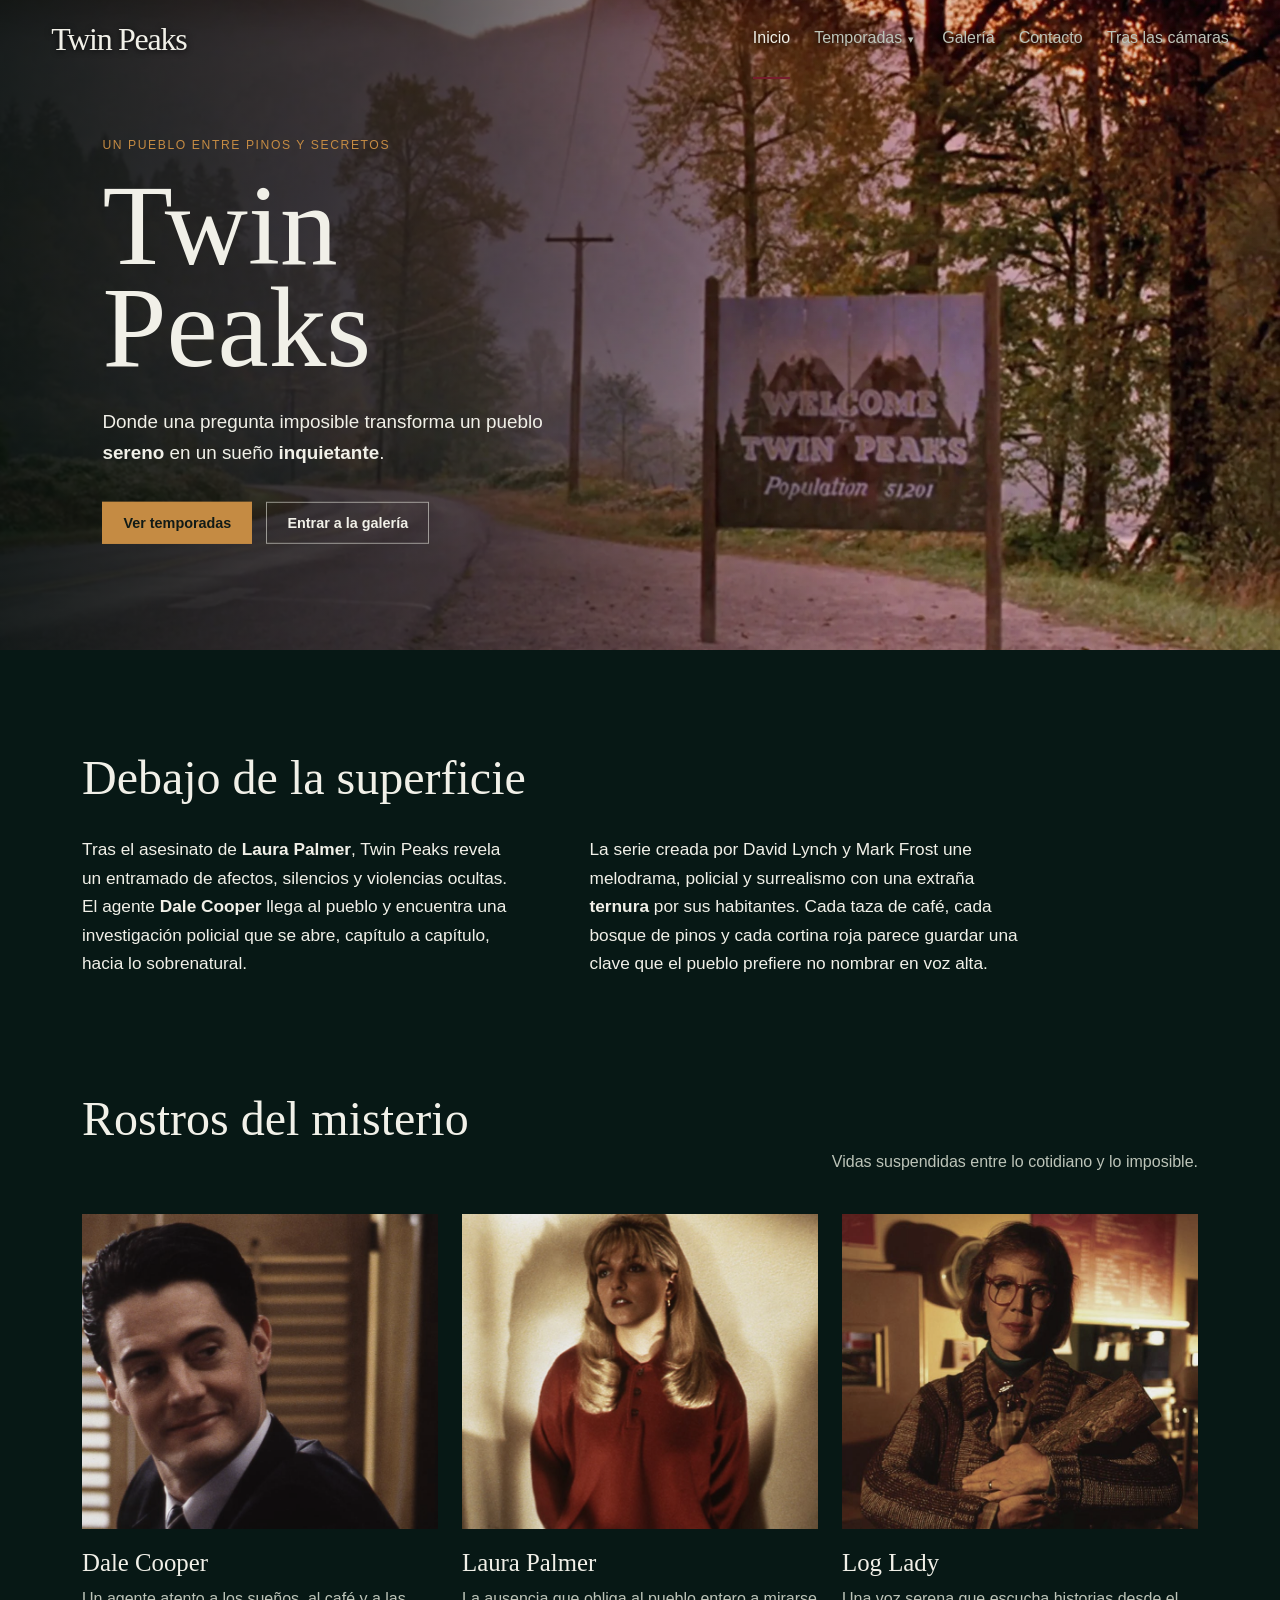
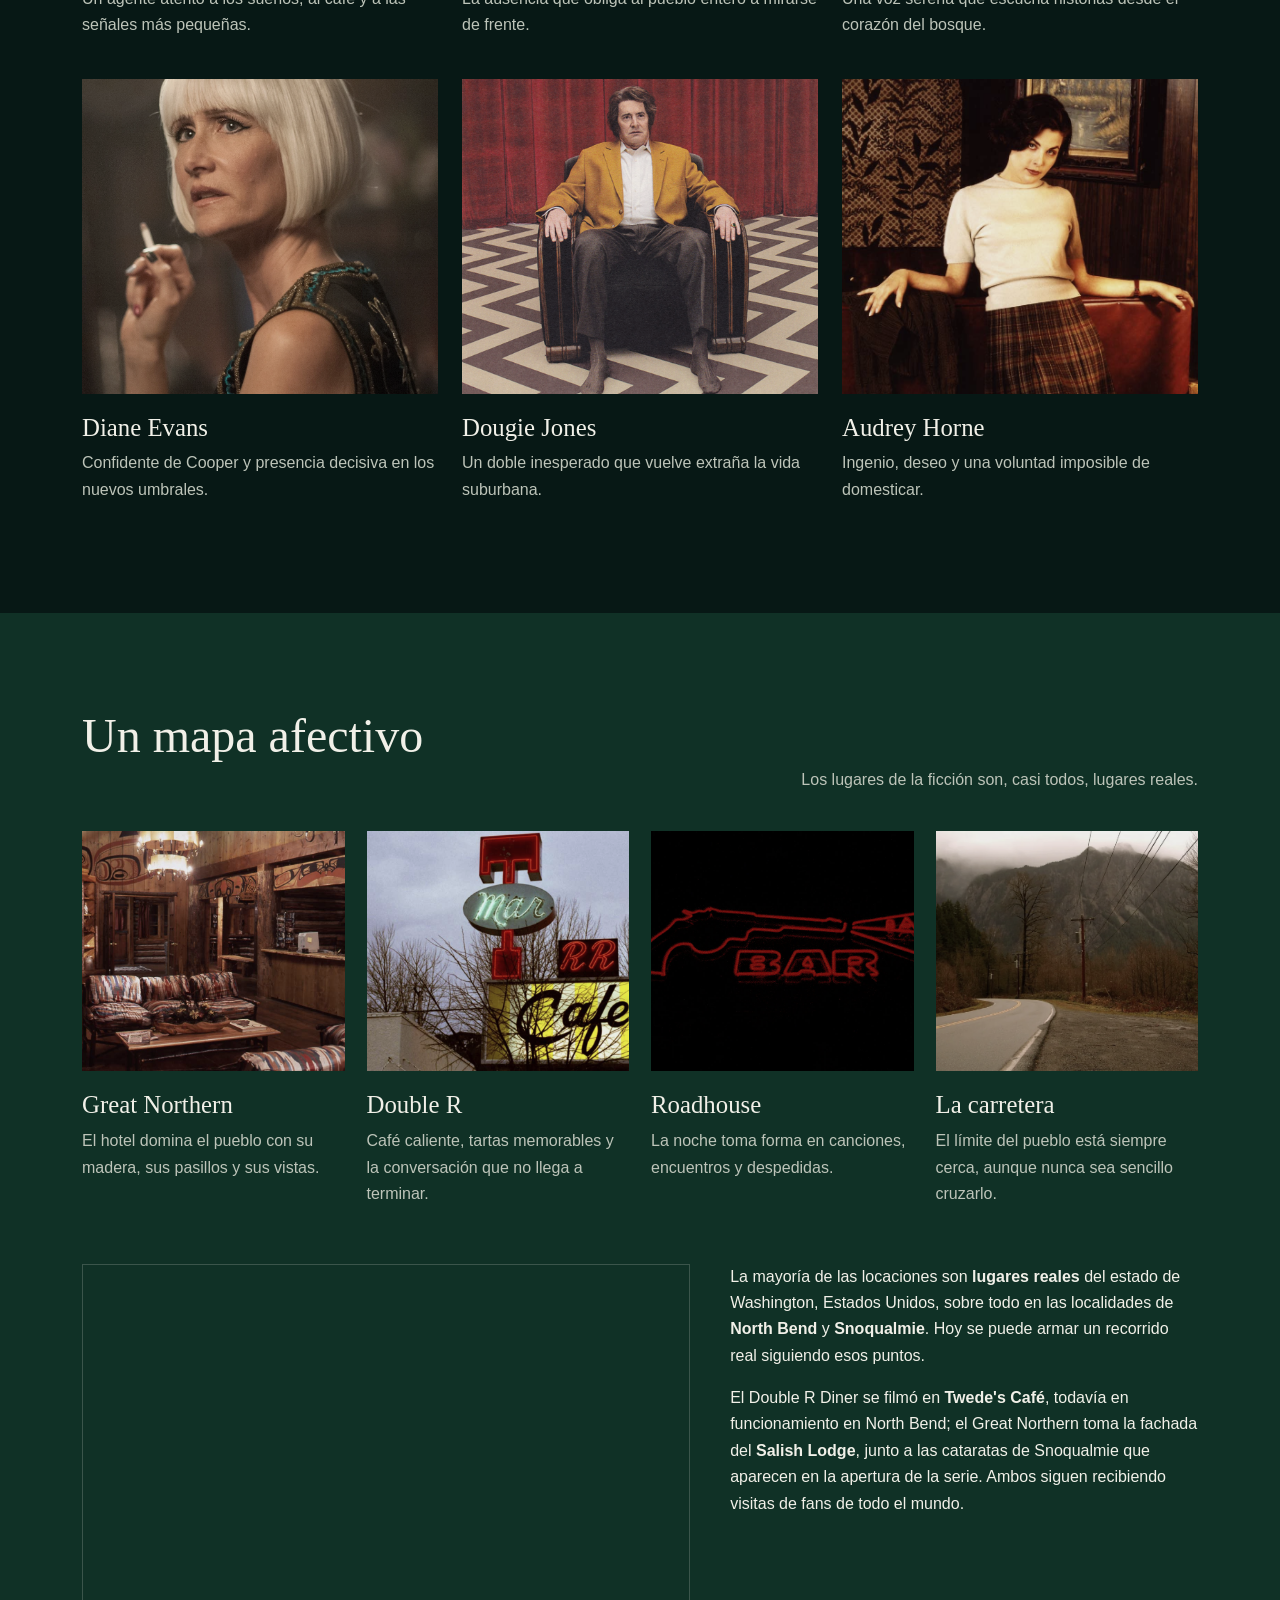
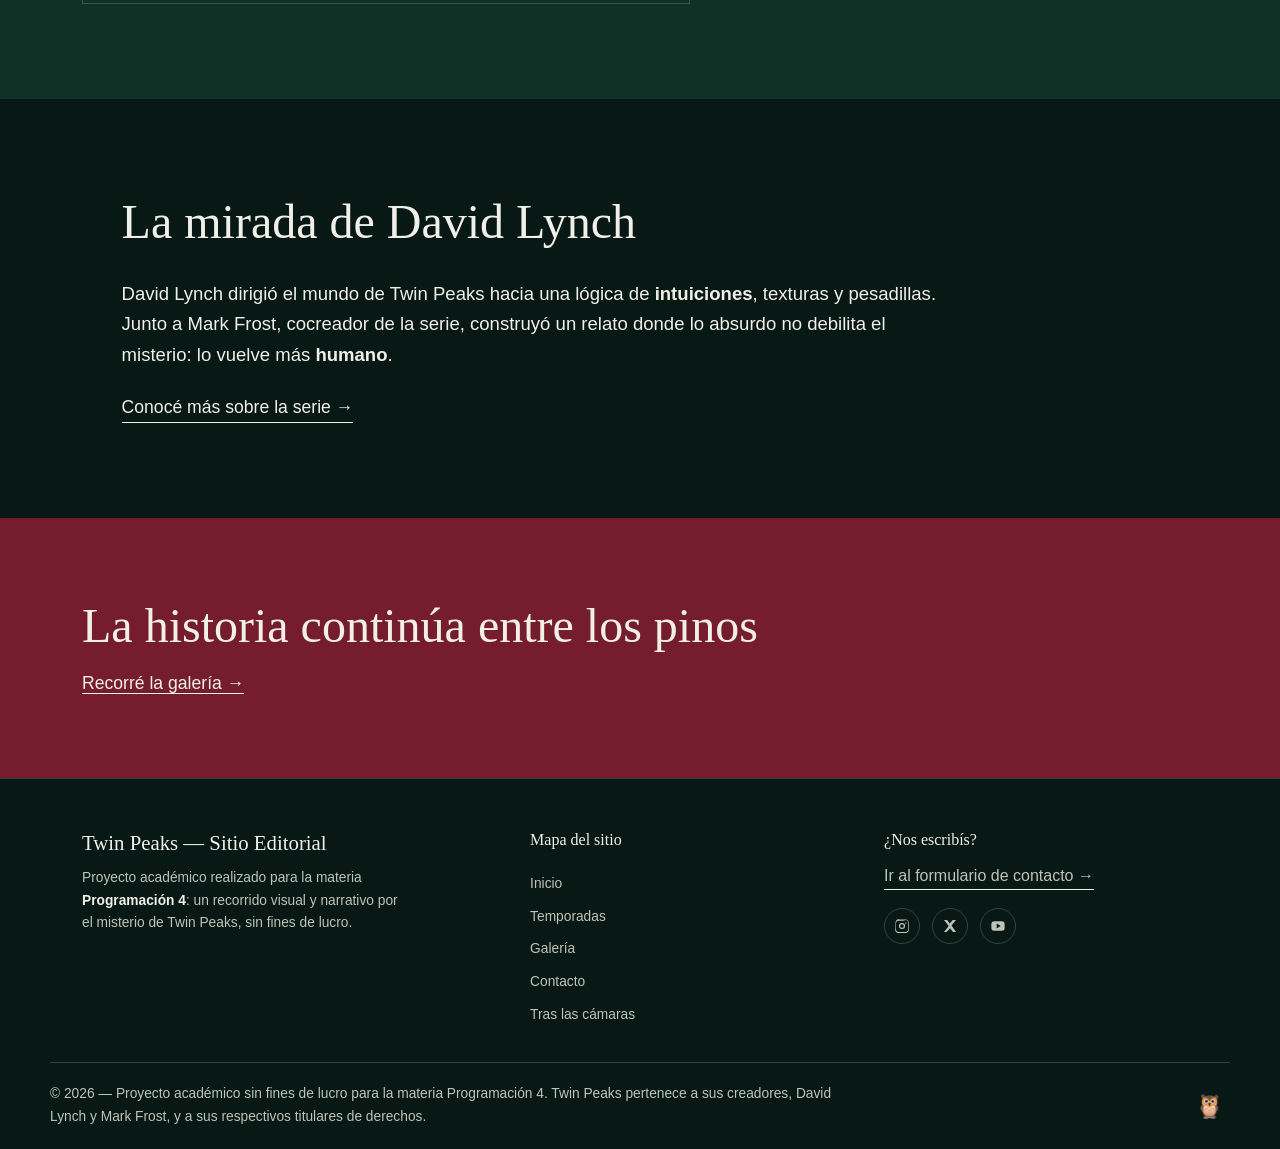
<file: index.html>
<!doctype html>
<html lang="es">
<head>
  <meta charset="utf-8"><meta name="viewport" content="width=device-width, initial-scale=1">
  <title>Twin Peaks — Inicio</title><meta name="description" content="Un recorrido editorial por el misterio, los personajes y los lugares de Twin Peaks.">
  <link rel="stylesheet" href="css/styles.css">
</head>
<body class="home">
  <div class="red-room-overlay" role="alert" aria-live="assertive"><div class="red-room-overlay-content"><h2>¿En qué año estamos?</h2></div></div>

  <header class="site-header"><a class="brand" href="index.html">Twin Peaks</a><nav aria-label="Navegación principal">
    <a class="active" href="index.html" aria-current="page">Inicio</a>
    <div class="nav-item has-submenu"><a href="temporadas.html">Temporadas</a><button class="nav-toggle" type="button" aria-expanded="false" aria-label="Mostrar submenú de Temporadas"><span class="nav-caret" aria-hidden="true">▾</span></button>
      <ul class="nav-submenu"><li><a href="temporada-1.html">Temporada 1</a></li><li><a href="temporada-2.html">Temporada 2</a></li><li><a href="temporada-3.html">Temporada 3</a></li></ul>
    </div>
    <a href="galeria.html">Galería</a><a href="contacto.html">Contacto</a><a href="sobre-la-serie.html">Tras las cámaras</a>
  </nav></header>
  <main>
    <section class="hero"><img src="assets/images/hero/hero4.webp" alt="Cartel de bienvenida a Twin Peaks junto a una ruta" width="1920" height="1280" loading="eager"><div class="hero-shade"></div><div class="hero-content"><p class="eyebrow">Un pueblo entre pinos y secretos</p><h1>Twin Peaks</h1><p>Donde una pregunta imposible transforma un pueblo <strong>sereno</strong> en un sueño <strong>inquietante</strong>.</p><div class="actions"><a class="button" href="temporadas.html">Ver temporadas</a><a class="button button-quiet" href="galeria.html">Entrar a la galería</a></div></div></section>

    <section class="intro wrap"><h2>Debajo de la superficie</h2><div class="split-copy">
      <p>Tras el asesinato de <strong>Laura Palmer</strong>, Twin Peaks revela un entramado de afectos, silencios y violencias ocultas. El agente <strong>Dale Cooper</strong> llega al pueblo y encuentra una investigación policial que se abre, capítulo a capítulo, hacia lo sobrenatural.</p>
      <p>La serie creada por David Lynch y Mark Frost une melodrama, policial y surrealismo con una extraña <strong>ternura</strong> por sus habitantes. Cada taza de café, cada bosque de pinos y cada cortina roja parece guardar una clave que el pueblo prefiere no nombrar en voz alta.</p>
    </div></section>

    <section class="people wrap"><div class="section-heading"><h2>Rostros del misterio</h2><p>Vidas suspendidas entre lo cotidiano y lo imposible.</p></div><div class="portrait-grid">
      <article class="portrait reveal"><img loading="lazy" src="assets/images/personajes/044-Coop.jpg" alt="Dale Cooper con traje oscuro"><h3>Dale Cooper</h3><p>Un agente atento a los sueños, al café y a las señales más pequeñas.</p></article>
      <article class="portrait reveal"><img loading="lazy" src="assets/images/personajes/23-Laura-Wall_002.jpg" alt="Laura Palmer frente a una pared"><h3>Laura Palmer</h3><p>La ausencia que obliga al pueblo entero a mirarse de frente.</p></article>
      <article class="portrait reveal"><img loading="lazy" src="assets/images/personajes/010-The-Log-Lady.jpg" alt="Log Lady sosteniendo su leño"><h3>Log Lady</h3><p>Una voz serena que escucha historias desde el corazón del bosque.</p></article>
      <article class="portrait reveal"><img loading="lazy" src="assets/images/personajes/Diane-tulpa1.webp" alt="Diane Evans mirando hacia la cámara"><h3>Diane Evans</h3><p>Confidente de Cooper y presencia decisiva en los nuevos umbrales.</p></article>
      <article class="portrait reveal"><img loading="lazy" src="assets/images/personajes/19_ZtoA_Square_S3RedRoomDougie-1024x982.jpg" alt="Dougie Jones en la Habitación Roja"><h3>Dougie Jones</h3><p>Un doble inesperado que vuelve extraña la vida suburbana.</p></article>
      <article class="portrait reveal"><img loading="lazy" src="assets/images/galeria/056-Audrey.jpg" alt="Audrey Horne retratada en interior"><h3>Audrey Horne</h3><p>Ingenio, deseo y una voluntad imposible de domesticar.</p></article>
    </div></section>

    <section class="places"><div class="wrap"><div class="section-heading"><h2>Un mapa afectivo</h2><p>Los lugares de la ficción son, casi todos, lugares reales.</p></div><div class="place-grid">
      <article class="reveal"><img loading="lazy" src="assets/images/locaciones/058-The-Great-Northern.jpg" alt="Interior del Great Northern Hotel"><h3>Great Northern</h3><p>El hotel domina el pueblo con su madera, sus pasillos y sus vistas.</p></article>
      <article class="reveal"><img loading="lazy" src="assets/images/locaciones/037-Double-R-Sign.jpg" alt="Cartel luminoso del Double R Diner"><h3>Double R</h3><p>Café caliente, tartas memorables y la conversación que no llega a terminar.</p></article>
      <article class="reveal"><img loading="lazy" src="assets/images/locaciones/035-The-Bang-Bar.jpg" alt="Fachada nocturna del Roadhouse"><h3>Roadhouse</h3><p>La noche toma forma en canciones, encuentros y despedidas.</p></article>
      <article class="reveal"><div class="owl-spot"><img loading="lazy" src="assets/images/locaciones/road.webp" alt="Carretera que atraviesa un bosque de pinos"><span class="owl-icon" aria-hidden="true">🦉</span><span class="owl-hint">Los búhos no son lo que parecen.</span></div><h3>La carretera</h3><p>El límite del pueblo está siempre cerca, aunque nunca sea sencillo cruzarlo.</p></article>
    </div>
    <div class="map-block reveal">
      <iframe src="https://www.google.com/maps?q=North+Bend,+Washington,+USA&output=embed" title="Mapa de las locaciones reales de Twin Peaks en Washington, Estados Unidos" loading="lazy" referrerpolicy="no-referrer-when-downgrade"></iframe>
      <div class="map-copy">
        <p>La mayoría de las locaciones son <strong>lugares reales</strong> del estado de Washington, Estados Unidos, sobre todo en las localidades de <strong>North Bend</strong> y <strong>Snoqualmie</strong>. Hoy se puede armar un recorrido real siguiendo esos puntos.</p>
        <p>El Double R Diner se filmó en <strong>Twede's Café</strong>, todavía en funcionamiento en North Bend; el Great Northern toma la fachada del <strong>Salish Lodge</strong>, junto a las cataratas de Snoqualmie que aparecen en la apertura de la serie. Ambos siguen recibiendo visitas de fans de todo el mundo.</p>
      </div>
    </div>
    </div></section>

    <section class="lynch wrap"><h2>La mirada de David Lynch</h2><p>David Lynch dirigió el mundo de Twin Peaks hacia una lógica de <strong>intuiciones</strong>, texturas y pesadillas. Junto a Mark Frost, cocreador de la serie, construyó un relato donde lo absurdo no debilita el misterio: lo vuelve más <strong>humano</strong>.</p><a class="text-link" href="sobre-la-serie.html">Conocé más sobre la serie <span aria-hidden="true">→</span></a></section>

    <section class="closing"><div class="wrap"><h2>La historia continúa entre los pinos</h2><a class="text-link" href="galeria.html">Recorré la galería <span aria-hidden="true">→</span></a></div></section>
  </main>
  <footer class="site-footer">
    <div class="wrap footer-grid">
      <div class="footer-about"><p class="footer-title">Twin Peaks — Sitio Editorial</p><p>Proyecto académico realizado para la materia <strong>Programación 4</strong>: un recorrido visual y narrativo por el misterio de Twin Peaks, sin fines de lucro.</p></div>
      <nav class="footer-sitemap" aria-label="Mapa del sitio"><p class="footer-heading">Mapa del sitio</p><a href="index.html">Inicio</a><a href="temporadas.html">Temporadas</a><a href="galeria.html">Galería</a><a href="contacto.html">Contacto</a><a href="sobre-la-serie.html">Tras las cámaras</a></nav>
      <div class="footer-contact"><p class="footer-heading">¿Nos escribís?</p><a class="text-link" href="contacto.html">Ir al formulario de contacto <span aria-hidden="true">→</span></a><div class="social-icons">
        <a href="#" class="social-icon" aria-label="Instagram"><svg viewBox="0 0 24 24"><path d="M12 2.2c3.2 0 3.58.01 4.85.07 1.17.06 1.97.24 2.43.42.6.24 1.03.52 1.48.97.45.45.73.88.97 1.48.18.46.36 1.26.42 2.43.06 1.27.07 1.65.07 4.85s-.01 3.58-.07 4.85c-.06 1.17-.24 1.97-.42 2.43-.24.6-.52 1.03-.97 1.48-.45.45-.88.73-1.48.97-.46.18-1.26.36-2.43.42-1.27.06-1.65.07-4.85.07s-3.58-.01-4.85-.07c-1.17-.06-1.97-.24-2.43-.42-.6-.24-1.03-.52-1.48-.97-.45-.45-.73-.88-.97-1.48-.18-.46-.36-1.26-.42-2.43C2.21 15.58 2.2 15.2 2.2 12s.01-3.58.07-4.85c.06-1.17.24-1.97.42-2.43.24-.6.52-1.03.97-1.48.45-.45.88-.73 1.48-.97.46-.18 1.26-.36 2.43-.42C8.42 2.21 8.8 2.2 12 2.2zm0 1.8c-3.14 0-3.5.01-4.74.07-1.02.05-1.57.21-1.94.36-.49.19-.84.42-1.2.79-.37.36-.6.71-.79 1.2-.15.37-.31.92-.36 1.94C3.01 8.5 3 8.86 3 12s.01 3.5.07 4.74c.05 1.02.21 1.57.36 1.94.19.49.42.84.79 1.2.36.37.71.6 1.2.79.37.15.92.31 1.94.36 1.24.06 1.6.07 4.74.07s3.5-.01 4.74-.07c1.02-.05 1.57-.21 1.94-.36.49-.19.84-.42 1.2-.79.37-.36.6-.71.79-1.2.15-.37.31-.92.36-1.94.06-1.24.07-1.6.07-4.74s-.01-3.5-.07-4.74c-.05-1.02-.21-1.57-.36-1.94-.19-.49-.42-.84-.79-1.2-.36-.37-.71-.6-1.2-.79-.37-.15-.92-.31-1.94-.36C15.5 4.01 15.14 4 12 4zm0 3.4a4.6 4.6 0 110 9.2 4.6 4.6 0 010-9.2zm0 1.8a2.8 2.8 0 100 5.6 2.8 2.8 0 000-5.6zm5.85-2.6a1.08 1.08 0 110 2.16 1.08 1.08 0 010-2.16z"/></svg></a>
        <a href="#" class="social-icon" aria-label="X"><svg viewBox="0 0 24 24"><path d="M3 3h4.6l4 5.4L16.2 3H21l-6.8 8.4L21 21h-4.6l-4.3-5.8L7 21H3l7.1-8.9L3 3z"/></svg></a>
        <a href="#" class="social-icon" aria-label="YouTube"><svg viewBox="0 0 24 24"><path d="M22 12s0-3.2-.4-4.7a3 3 0 00-2.1-2.1C17.9 4.8 12 4.8 12 4.8s-5.9 0-7.5.4A3 3 0 002.4 7.3C2 8.8 2 12 2 12s0 3.2.4 4.7a3 3 0 002.1 2.1c1.6.4 7.5.4 7.5.4s5.9 0 7.5-.4a3 3 0 002.1-2.1C22 15.2 22 12 22 12zm-12 3.6V8.4l6 3.6-6 3.6z"/></svg></a>
      </div></div>
    </div>
    <div class="wrap footer-bottom"><p>© 2026 — Proyecto académico sin fines de lucro para la materia Programación 4. Twin Peaks pertenece a sus creadores, David Lynch y Mark Frost, y a sus respectivos titulares de derechos.</p><button class="owl-button" type="button" aria-label="Activar una señal oculta">🦉</button></div>
  </footer>
  <div class="owl-message" role="status" aria-live="polite"></div>
  <button class="totop-button" type="button" aria-label="Volver arriba">🌲</button>
  <script src="js/main.js"></script>
</body></html>
</file>
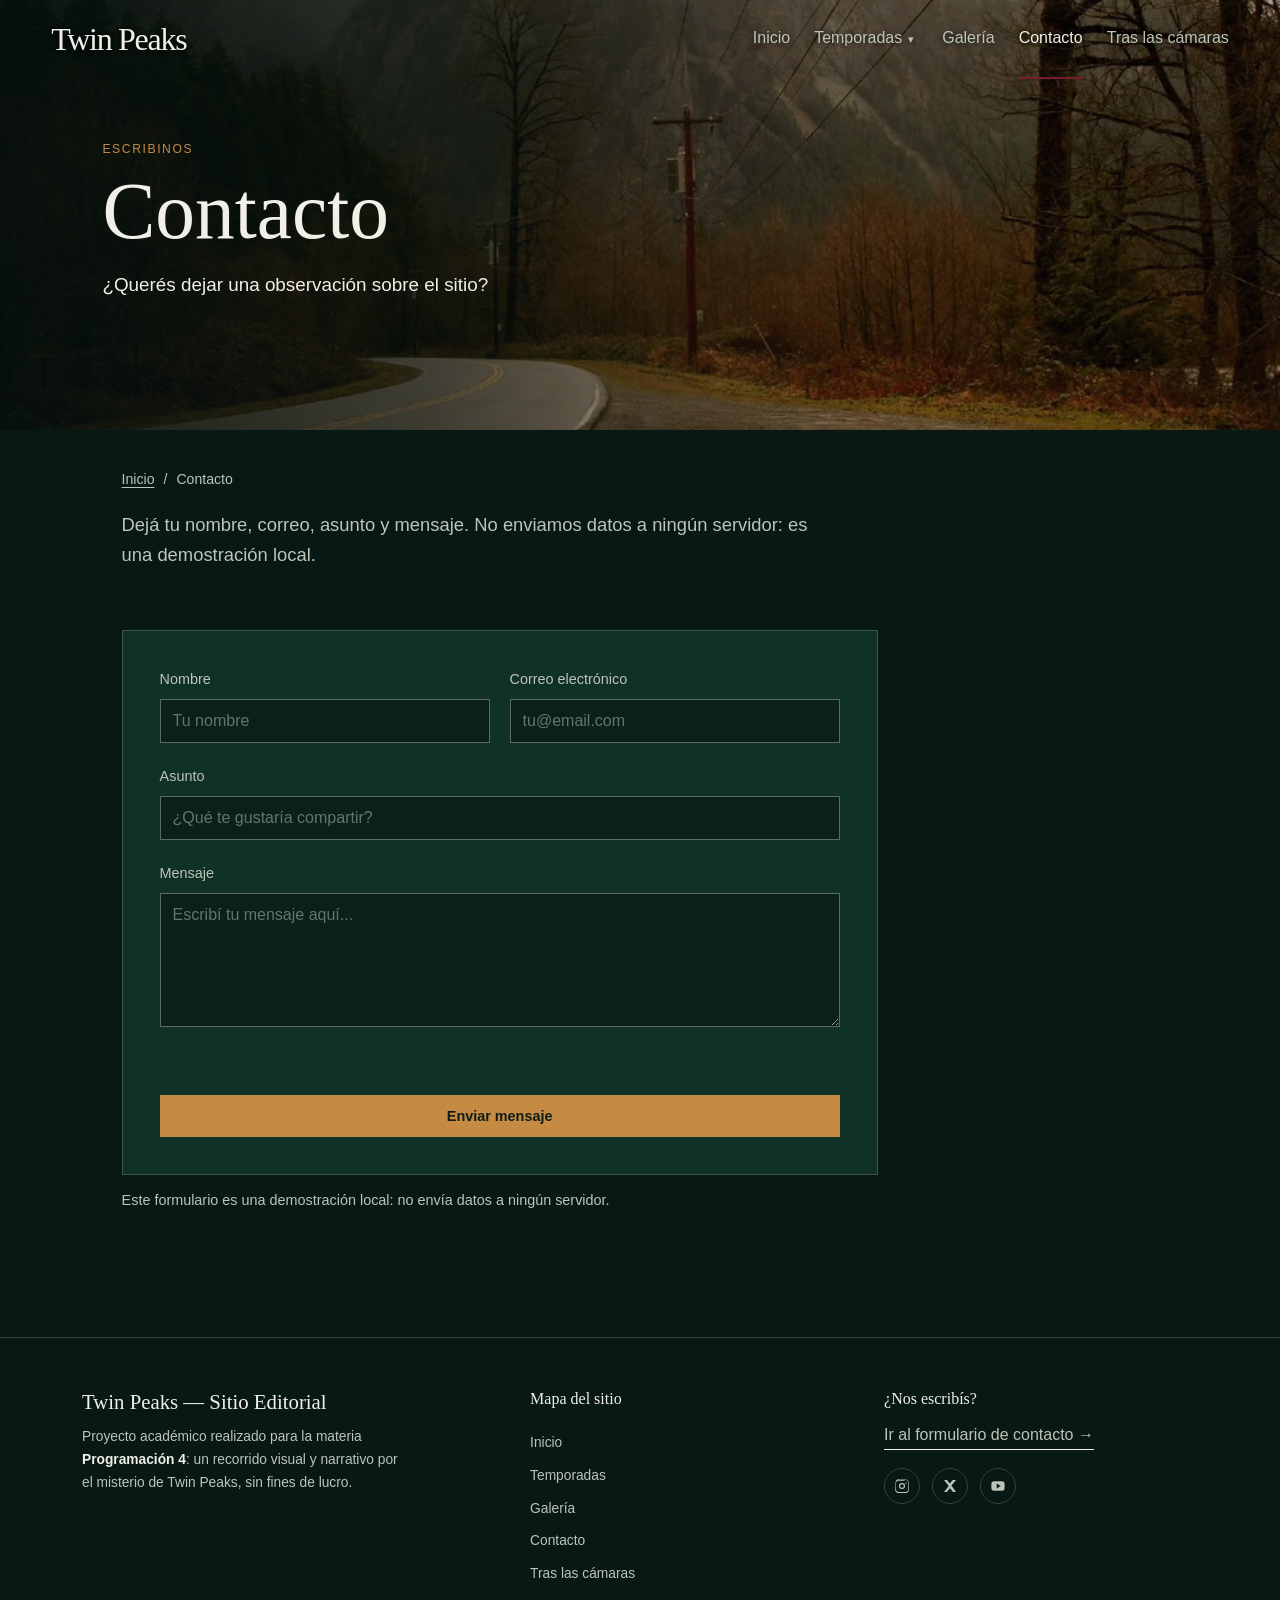
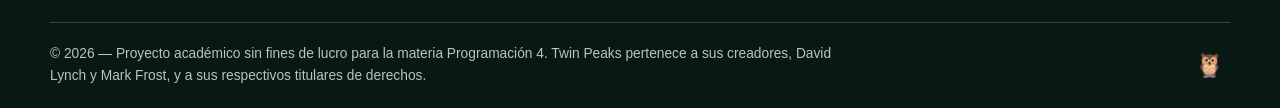
<file: contacto.html>
<!doctype html>
<html lang="es">
<head>
  <meta charset="utf-8"><meta name="viewport" content="width=device-width, initial-scale=1">
  <title>Twin Peaks — Contacto</title><meta name="description" content="Dejá un mensaje u observación sobre este sitio de Twin Peaks.">
  <link rel="stylesheet" href="css/styles.css">
</head>
<body>
  <header class="site-header"><a class="brand" href="index.html">Twin Peaks</a><nav aria-label="Navegación principal">
    <a href="index.html">Inicio</a>
    <div class="nav-item has-submenu"><a href="temporadas.html">Temporadas</a><button class="nav-toggle" type="button" aria-expanded="false" aria-label="Mostrar submenú de Temporadas"><span class="nav-caret" aria-hidden="true">▾</span></button>
      <ul class="nav-submenu"><li><a href="temporada-1.html">Temporada 1</a></li><li><a href="temporada-2.html">Temporada 2</a></li><li><a href="temporada-3.html">Temporada 3</a></li></ul>
    </div>
    <a href="galeria.html">Galería</a><a href="contacto.html" class="active" aria-current="page">Contacto</a><a href="sobre-la-serie.html">Tras las cámaras</a>
  </nav></header>
  <main>
    <section class="hero hero-page" style="background:url(assets/images/locaciones/road.webp) center/cover no-repeat;"><div class="hero-shade"></div><div class="hero-content"><p class="eyebrow">Escribinos</p><h1>Contacto</h1><p>¿Querés dejar una observación sobre el sitio?</p></div></section>

    <section class="wrap page contact">
      <nav class="breadcrumb" aria-label="Migas de pan"><a href="index.html">Inicio</a><span>/</span><span aria-current="page">Contacto</span></nav>
      <h2 style="display:none">Formulario de contacto</h2>
      <p class="lead">Dejá tu nombre, correo, asunto y mensaje. No enviamos datos a ningún servidor: es una demostración local.</p>
      <form id="contact-form" novalidate>
        <div class="form-row">
          <label>Nombre<input name="name" placeholder="Tu nombre" required autocomplete="name"></label>
          <label>Correo electrónico<input name="email" type="email" placeholder="tu@email.com" required autocomplete="email"></label>
        </div>
        <label>Asunto<input name="subject" placeholder="¿Qué te gustaría compartir?" required></label>
        <label>Mensaje<textarea name="message" rows="6" placeholder="Escribí tu mensaje aquí..." required></textarea></label>
        <p class="form-status" role="status" aria-live="polite"></p>
        <button class="button" type="submit">Enviar mensaje</button>
      </form>
      <p class="contact-note">Este formulario es una demostración local: no envía datos a ningún servidor.</p>
    </section>
  </main>
  <footer class="site-footer">
    <div class="wrap footer-grid">
      <div class="footer-about"><p class="footer-title">Twin Peaks — Sitio Editorial</p><p>Proyecto académico realizado para la materia <strong>Programación 4</strong>: un recorrido visual y narrativo por el misterio de Twin Peaks, sin fines de lucro.</p></div>
      <nav class="footer-sitemap" aria-label="Mapa del sitio"><p class="footer-heading">Mapa del sitio</p><a href="index.html">Inicio</a><a href="temporadas.html">Temporadas</a><a href="galeria.html">Galería</a><a href="contacto.html">Contacto</a><a href="sobre-la-serie.html">Tras las cámaras</a></nav>
      <div class="footer-contact"><p class="footer-heading">¿Nos escribís?</p><a class="text-link" href="contacto.html">Ir al formulario de contacto <span aria-hidden="true">→</span></a><div class="social-icons">
        <a href="#" class="social-icon" aria-label="Instagram"><svg viewBox="0 0 24 24"><path d="M12 2.2c3.2 0 3.58.01 4.85.07 1.17.06 1.97.24 2.43.42.6.24 1.03.52 1.48.97.45.45.73.88.97 1.48.18.46.36 1.26.42 2.43.06 1.27.07 1.65.07 4.85s-.01 3.58-.07 4.85c-.06 1.17-.24 1.97-.42 2.43-.24.6-.52 1.03-.97 1.48-.45.45-.88.73-1.48.97-.46.18-1.26.36-2.43.42-1.27.06-1.65.07-4.85.07s-3.58-.01-4.85-.07c-1.17-.06-1.97-.24-2.43-.42-.6-.24-1.03-.52-1.48-.97-.45-.45-.73-.88-.97-1.48-.18-.46-.36-1.26-.42-2.43C2.21 15.58 2.2 15.2 2.2 12s.01-3.58.07-4.85c.06-1.17.24-1.97.42-2.43.24-.6.52-1.03.97-1.48.45-.45.88-.73 1.48-.97.46-.18 1.26-.36 2.43-.42C8.42 2.21 8.8 2.2 12 2.2zm0 1.8c-3.14 0-3.5.01-4.74.07-1.02.05-1.57.21-1.94.36-.49.19-.84.42-1.2.79-.37.36-.6.71-.79 1.2-.15.37-.31.92-.36 1.94C3.01 8.5 3 8.86 3 12s.01 3.5.07 4.74c.05 1.02.21 1.57.36 1.94.19.49.42.84.79 1.2.36.37.71.6 1.2.79.37.15.92.31 1.94.36 1.24.06 1.6.07 4.74.07s3.5-.01 4.74-.07c1.02-.05 1.57-.21 1.94-.36.49-.19.84-.42 1.2-.79.37-.36.6-.71.79-1.2.15-.37.31-.92.36-1.94.06-1.24.07-1.6.07-4.74s-.01-3.5-.07-4.74c-.05-1.02-.21-1.57-.36-1.94-.19-.49-.42-.84-.79-1.2-.36-.37-.71-.6-1.2-.79-.37-.15-.92-.31-1.94-.36C15.5 4.01 15.14 4 12 4zm0 3.4a4.6 4.6 0 110 9.2 4.6 4.6 0 010-9.2zm0 1.8a2.8 2.8 0 100 5.6 2.8 2.8 0 000-5.6zm5.85-2.6a1.08 1.08 0 110 2.16 1.08 1.08 0 010-2.16z"/></svg></a>
        <a href="#" class="social-icon" aria-label="X"><svg viewBox="0 0 24 24"><path d="M3 3h4.6l4 5.4L16.2 3H21l-6.8 8.4L21 21h-4.6l-4.3-5.8L7 21H3l7.1-8.9L3 3z"/></svg></a>
        <a href="#" class="social-icon" aria-label="YouTube"><svg viewBox="0 0 24 24"><path d="M22 12s0-3.2-.4-4.7a3 3 0 00-2.1-2.1C17.9 4.8 12 4.8 12 4.8s-5.9 0-7.5.4A3 3 0 002.4 7.3C2 8.8 2 12 2 12s0 3.2.4 4.7a3 3 0 002.1 2.1c1.6.4 7.5.4 7.5.4s5.9 0 7.5-.4a3 3 0 002.1-2.1C22 15.2 22 12 22 12zm-12 3.6V8.4l6 3.6-6 3.6z"/></svg></a>
      </div></div>
    </div>
    <div class="wrap footer-bottom"><p>© 2026 — Proyecto académico sin fines de lucro para la materia Programación 4. Twin Peaks pertenece a sus creadores, David Lynch y Mark Frost, y a sus respectivos titulares de derechos.</p><button class="owl-button" type="button" aria-label="Activar una señal oculta">🦉</button></div>
  </footer>
  <div class="owl-message" role="status" aria-live="polite"></div>
  <button class="totop-button" type="button" aria-label="Volver arriba">🌲</button>
  <script src="js/main.js"></script>
</body></html>
</file>
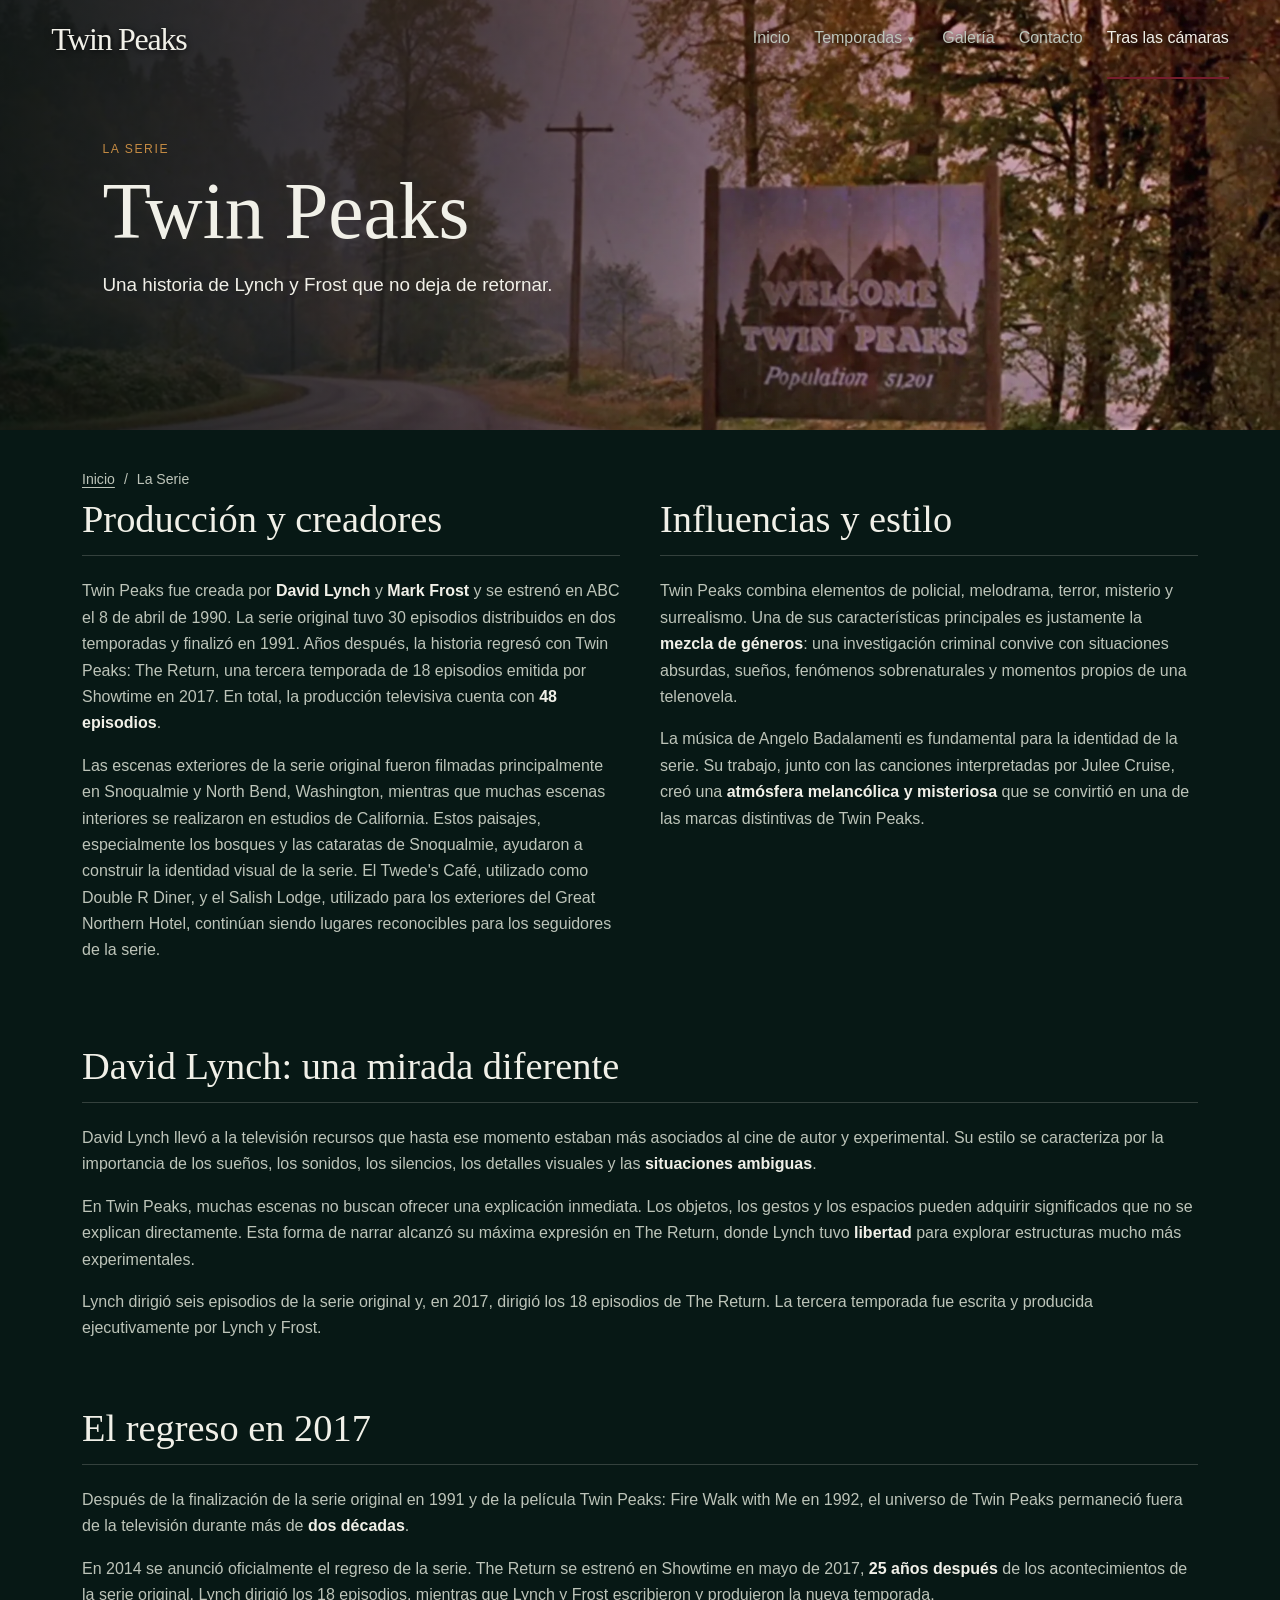
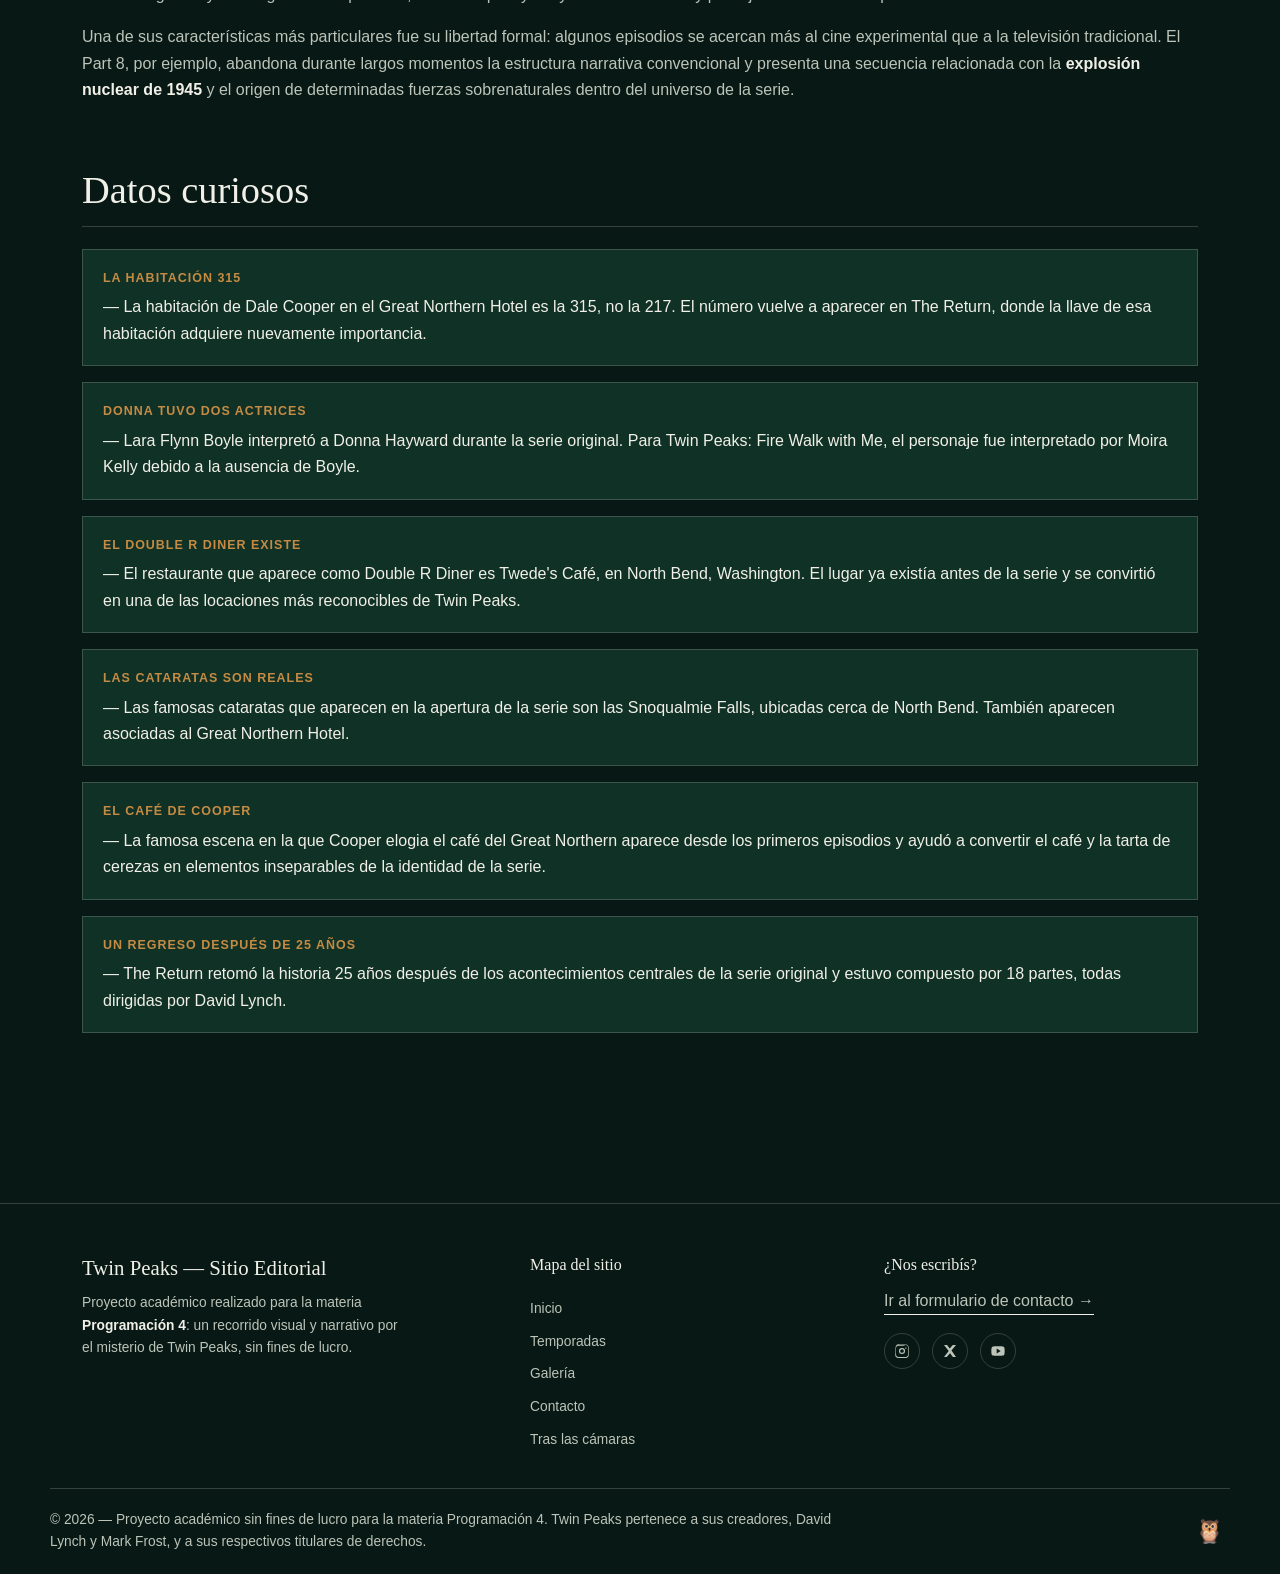
<file: sobre-la-serie.html>
<!doctype html>
<html lang="es">
<head>
  <meta charset="utf-8"><meta name="viewport" content="width=device-width, initial-scale=1">
  <title>Twin Peaks — La Serie</title><meta name="description" content="Producción, creadores, la mirada de David Lynch y por qué Twin Peaks regresa.">
  <link rel="stylesheet" href="css/styles.css">
</head>
<body class="serie">
  <header class="site-header"><a class="brand" href="index.html">Twin Peaks</a><nav aria-label="Navegación principal">
    <a href="index.html">Inicio</a>
    <div class="nav-item has-submenu"><a href="temporadas.html">Temporadas</a><button class="nav-toggle" type="button" aria-expanded="false" aria-label="Mostrar submenú de Temporadas"><span class="nav-caret" aria-hidden="true">▾</span></button>
      <ul class="nav-submenu"><li><a href="temporada-1.html">Temporada 1</a></li><li><a href="temporada-2.html">Temporada 2</a></li><li><a href="temporada-3.html">Temporada 3</a></li></ul>
    </div>
    <a href="galeria.html">Galería</a><a href="contacto.html">Contacto</a><a href="sobre-la-serie.html" class="active" aria-current="page">Tras las cámaras</a>
  </nav></header>
  <main>
    <section class="hero hero-page"><img src="assets/images/hero/hero4.webp" alt="Cartel de bienvenida a Twin Peaks junto a una ruta"><div class="hero-shade"></div><div class="hero-content"><p class="eyebrow">La Serie</p><h1>Twin Peaks</h1><p>Una historia de Lynch y Frost que no deja de retornar.</p></div></section>

    <section class="wrap page">
      <nav class="breadcrumb" aria-label="Migas de pan"><a href="index.html">Inicio</a><span>/</span><span aria-current="page">La Serie</span></nav>

      <div class="production-grid reveal">
        <div>
          <h2>Producción y creadores</h2>
          <p>Twin Peaks fue creada por <strong>David Lynch</strong> y <strong>Mark Frost</strong> y se estrenó en ABC el 8 de abril de 1990. La serie original tuvo 30 episodios distribuidos en dos temporadas y finalizó en 1991. Años después, la historia regresó con Twin Peaks: The Return, una tercera temporada de 18 episodios emitida por Showtime en 2017. En total, la producción televisiva cuenta con <strong>48 episodios</strong>.</p>
          <p>Las escenas exteriores de la serie original fueron filmadas principalmente en Snoqualmie y North Bend, Washington, mientras que muchas escenas interiores se realizaron en estudios de California. Estos paisajes, especialmente los bosques y las cataratas de Snoqualmie, ayudaron a construir la identidad visual de la serie. El Twede's Café, utilizado como Double R Diner, y el Salish Lodge, utilizado para los exteriores del Great Northern Hotel, continúan siendo lugares reconocibles para los seguidores de la serie.</p>
        </div>
        <div>
          <h2>Influencias y estilo</h2>
          <p>Twin Peaks combina elementos de policial, melodrama, terror, misterio y surrealismo. Una de sus características principales es justamente la <strong>mezcla de géneros</strong>: una investigación criminal convive con situaciones absurdas, sueños, fenómenos sobrenaturales y momentos propios de una telenovela.</p>
          <p>La música de Angelo Badalamenti es fundamental para la identidad de la serie. Su trabajo, junto con las canciones interpretadas por Julee Cruise, creó una <strong>atmósfera melancólica y misteriosa</strong> que se convirtió en una de las marcas distintivas de Twin Peaks.</p>
        </div>
      </div>

      <section class="reveal">
        <h2>David Lynch: una mirada diferente</h2>
        <p>David Lynch llevó a la televisión recursos que hasta ese momento estaban más asociados al cine de autor y experimental. Su estilo se caracteriza por la importancia de los sueños, los sonidos, los silencios, los detalles visuales y las <strong>situaciones ambiguas</strong>.</p>
        <p>En Twin Peaks, muchas escenas no buscan ofrecer una explicación inmediata. Los objetos, los gestos y los espacios pueden adquirir significados que no se explican directamente. Esta forma de narrar alcanzó su máxima expresión en The Return, donde Lynch tuvo <strong>libertad</strong> para explorar estructuras mucho más experimentales.</p>
        <p>Lynch dirigió seis episodios de la serie original y, en 2017, dirigió los 18 episodios de The Return. La tercera temporada fue escrita y producida ejecutivamente por Lynch y Frost.</p>
      </section>

      <section class="reveal">
        <h2>El regreso en 2017</h2>
        <p>Después de la finalización de la serie original en 1991 y de la película Twin Peaks: Fire Walk with Me en 1992, el universo de Twin Peaks permaneció fuera de la televisión durante más de <strong>dos décadas</strong>.</p>
        <p>En 2014 se anunció oficialmente el regreso de la serie. The Return se estrenó en Showtime en mayo de 2017, <strong>25 años después</strong> de los acontecimientos de la serie original. Lynch dirigió los 18 episodios, mientras que Lynch y Frost escribieron y produjeron la nueva temporada.</p>
        <p>Una de sus características más particulares fue su libertad formal: algunos episodios se acercan más al cine experimental que a la televisión tradicional. El Part 8, por ejemplo, abandona durante largos momentos la estructura narrativa convencional y presenta una secuencia relacionada con la <strong>explosión nuclear de 1945</strong> y el origen de determinadas fuerzas sobrenaturales dentro del universo de la serie.</p>
      </section>

      <section class="reveal">
        <h2>Datos curiosos</h2>
        <ol class="fact-list">
          <li><strong>La habitación 315</strong> — La habitación de Dale Cooper en el Great Northern Hotel es la 315, no la 217. El número vuelve a aparecer en The Return, donde la llave de esa habitación adquiere nuevamente importancia.</li>
          <li><strong>Donna tuvo dos actrices</strong> — Lara Flynn Boyle interpretó a Donna Hayward durante la serie original. Para Twin Peaks: Fire Walk with Me, el personaje fue interpretado por Moira Kelly debido a la ausencia de Boyle.</li>
          <li><strong>El Double R Diner existe</strong> — El restaurante que aparece como Double R Diner es Twede's Café, en North Bend, Washington. El lugar ya existía antes de la serie y se convirtió en una de las locaciones más reconocibles de Twin Peaks.</li>
          <li><strong>Las cataratas son reales</strong> — Las famosas cataratas que aparecen en la apertura de la serie son las Snoqualmie Falls, ubicadas cerca de North Bend. También aparecen asociadas al Great Northern Hotel.</li>
          <li><strong>El café de Cooper</strong> — La famosa escena en la que Cooper elogia el café del Great Northern aparece desde los primeros episodios y ayudó a convertir el café y la tarta de cerezas en elementos inseparables de la identidad de la serie.</li>
          <li><strong>Un regreso después de 25 años</strong> — The Return retomó la historia 25 años después de los acontecimientos centrales de la serie original y estuvo compuesto por 18 partes, todas dirigidas por David Lynch.</li>
        </ol>
      </section>
    </section>
  </main>
  <footer class="site-footer">
    <div class="wrap footer-grid">
      <div class="footer-about"><p class="footer-title">Twin Peaks — Sitio Editorial</p><p>Proyecto académico realizado para la materia <strong>Programación 4</strong>: un recorrido visual y narrativo por el misterio de Twin Peaks, sin fines de lucro.</p></div>
      <nav class="footer-sitemap" aria-label="Mapa del sitio"><p class="footer-heading">Mapa del sitio</p><a href="index.html">Inicio</a><a href="temporadas.html">Temporadas</a><a href="galeria.html">Galería</a><a href="contacto.html">Contacto</a><a href="sobre-la-serie.html">Tras las cámaras</a></nav>
      <div class="footer-contact"><p class="footer-heading">¿Nos escribís?</p><a class="text-link" href="contacto.html">Ir al formulario de contacto <span aria-hidden="true">→</span></a><div class="social-icons">
        <a href="#" class="social-icon" aria-label="Instagram"><svg viewBox="0 0 24 24"><path d="M12 2.2c3.2 0 3.58.01 4.85.07 1.17.06 1.97.24 2.43.42.6.24 1.03.52 1.48.97.45.45.73.88.97 1.48.18.46.36 1.26.42 2.43.06 1.27.07 1.65.07 4.85s-.01 3.58-.07 4.85c-.06 1.17-.24 1.97-.42 2.43-.24.6-.52 1.03-.97 1.48-.45.45-.88.73-1.48.97-.46.18-1.26.36-2.43.42-1.27.06-1.65.07-4.85.07s-3.58-.01-4.85-.07c-1.17-.06-1.97-.24-2.43-.42-.6-.24-1.03-.52-1.48-.97-.45-.45-.73-.88-.97-1.48-.18-.46-.36-1.26-.42-2.43C2.21 15.58 2.2 15.2 2.2 12s.01-3.58.07-4.85c.06-1.17.24-1.97.42-2.43.24-.6.52-1.03.97-1.48.45-.45.88-.73 1.48-.97.46-.18 1.26-.36 2.43-.42C8.42 2.21 8.8 2.2 12 2.2zm0 1.8c-3.14 0-3.5.01-4.74.07-1.02.05-1.57.21-1.94.36-.49.19-.84.42-1.2.79-.37.36-.6.71-.79 1.2-.15.37-.31.92-.36 1.94C3.01 8.5 3 8.86 3 12s.01 3.5.07 4.74c.05 1.02.21 1.57.36 1.94.19.49.42.84.79 1.2.36.37.71.6 1.2.79.37.15.92.31 1.94.36 1.24.06 1.6.07 4.74.07s3.5-.01 4.74-.07c1.02-.05 1.57-.21 1.94-.36.49-.19.84-.42 1.2-.79.37-.36.6-.71.79-1.2.15-.37.31-.92.36-1.94.06-1.24.07-1.6.07-4.74s-.01-3.5-.07-4.74c-.05-1.02-.21-1.57-.36-1.94-.19-.49-.42-.84-.79-1.2-.36-.37-.71-.6-1.2-.79-.37-.15-.92-.31-1.94-.36C15.5 4.01 15.14 4 12 4zm0 3.4a4.6 4.6 0 110 9.2 4.6 4.6 0 010-9.2zm0 1.8a2.8 2.8 0 100 5.6 2.8 2.8 0 000-5.6zm5.85-2.6a1.08 1.08 0 110 2.16 1.08 1.08 0 010-2.16z"/></svg></a>
        <a href="#" class="social-icon" aria-label="X"><svg viewBox="0 0 24 24"><path d="M3 3h4.6l4 5.4L16.2 3H21l-6.8 8.4L21 21h-4.6l-4.3-5.8L7 21H3l7.1-8.9L3 3z"/></svg></a>
        <a href="#" class="social-icon" aria-label="YouTube"><svg viewBox="0 0 24 24"><path d="M22 12s0-3.2-.4-4.7a3 3 0 00-2.1-2.1C17.9 4.8 12 4.8 12 4.8s-5.9 0-7.5.4A3 3 0 002.4 7.3C2 8.8 2 12 2 12s0 3.2.4 4.7a3 3 0 002.1 2.1c1.6.4 7.5.4 7.5.4s5.9 0 7.5-.4a3 3 0 002.1-2.1C22 15.2 22 12 22 12zm-12 3.6V8.4l6 3.6-6 3.6z"/></svg></a>
      </div></div>
    </div>
    <div class="wrap footer-bottom"><p>© 2026 — Proyecto académico sin fines de lucro para la materia Programación 4. Twin Peaks pertenece a sus creadores, David Lynch y Mark Frost, y a sus respectivos titulares de derechos.</p><button class="owl-button" type="button" aria-label="Activar una señal oculta">🦉</button></div>
  </footer>
  <div class="owl-message" role="status" aria-live="polite"></div>
  <button class="totop-button" type="button" aria-label="Volver arriba">🌲</button>
  <script src="js/main.js"></script>
</body></html>
</file>
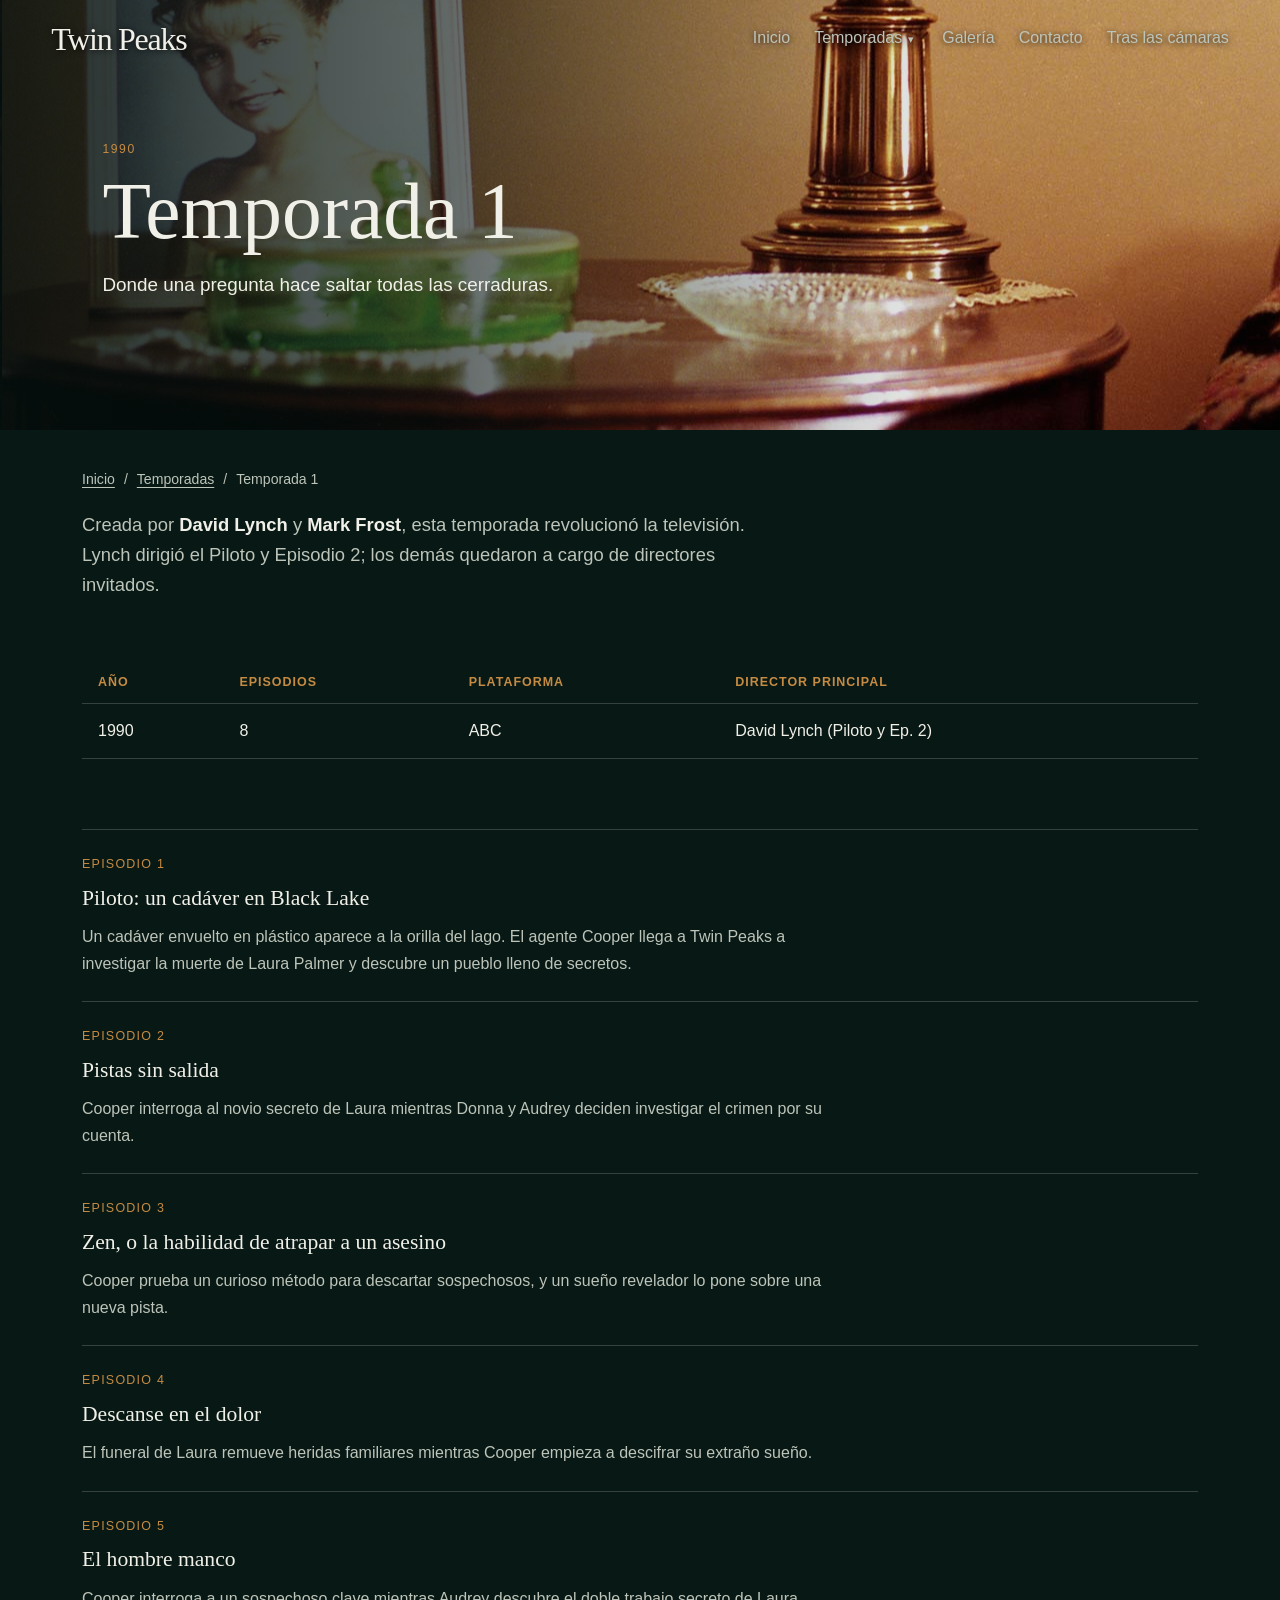
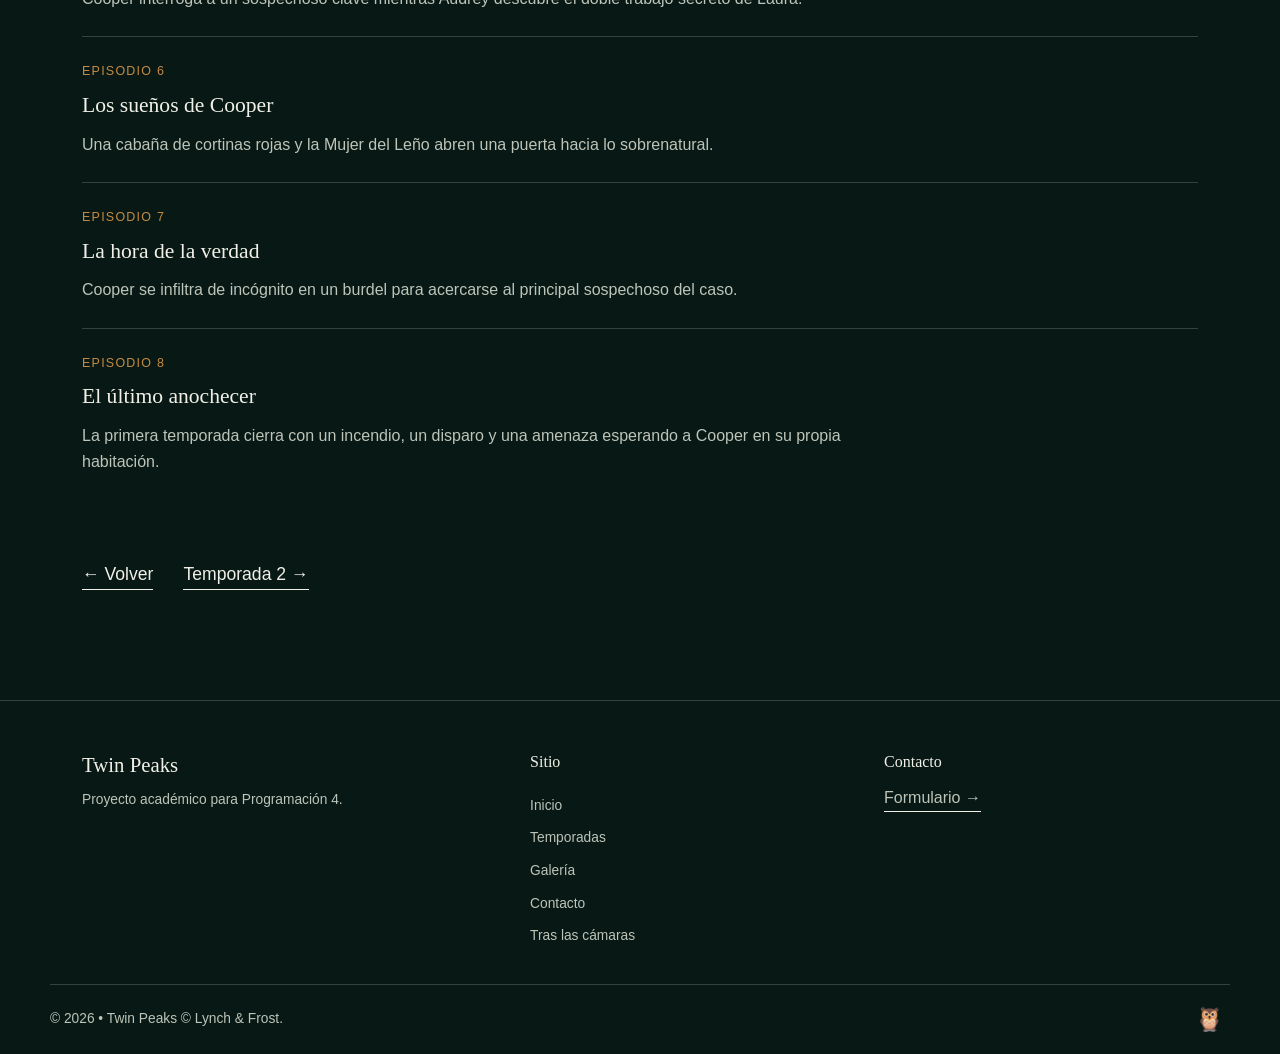
<file: temporada-1.html>
﻿<!doctype html>
<html lang="es">
<head>
  <meta charset="utf-8"><meta name="viewport" content="width=device-width, initial-scale=1">
  <title>Twin Peaks — Temporada 1</title><meta name="description" content="Temporada 1 (1990): 8 episodios, 8 piezas del misterio de Laura Palmer.">
  <link rel="stylesheet" href="css/styles.css">
</head>
<body>
  <header class="site-header"><a class="brand" href="index.html">Twin Peaks</a><nav aria-label="Navegación principal">
    <a href="index.html">Inicio</a>
    <div class="nav-item has-submenu"><a href="temporadas.html">Temporadas</a><button class="nav-toggle" type="button" aria-expanded="false"><span class="nav-caret">▾</span></button>
      <ul class="nav-submenu"><li><a href="temporada-1.html" class="active">Temporada 1</a></li><li><a href="temporada-2.html">Temporada 2</a></li><li><a href="temporada-3.html">Temporada 3</a></li></ul>
    </div>
    <a href="galeria.html">Galería</a><a href="contacto.html">Contacto</a><a href="sobre-la-serie.html">Tras las cámaras</a>
  </nav></header>

  <main>
    <section class="hero hero-page" style="background:url(assets/images/temporadas/018-Laura-Photo.jpg) center/cover no-repeat;"><div class="hero-shade"></div><div class="hero-content"><p class="eyebrow">1990</p><h1>Temporada 1</h1><p>Donde una pregunta hace saltar todas las cerraduras.</p></div></section>
    <section class="wrap page">
      <nav class="breadcrumb"><a href="index.html">Inicio</a><span>/</span><a href="temporadas.html">Temporadas</a><span>/</span><span>Temporada 1</span></nav>
      <p class="lead">Creada por <strong>David Lynch</strong> y <strong>Mark Frost</strong>, esta temporada revolucionó la televisión. Lynch dirigió el Piloto y Episodio 2; los demás quedaron a cargo de directores invitados.</p>
      <div class="table-scroll"><table class="season-table"><thead><tr><th>Año</th><th>Episodios</th><th>Plataforma</th><th>Director principal</th></tr></thead><tbody><tr><td>1990</td><td>8</td><td>ABC</td><td>David Lynch (Piloto y Ep. 2)</td></tr></tbody></table></div>
      <ol class="episode-list">
        <li><span class="ep-number">Episodio 1</span><h3>Piloto: un cadáver en Black Lake</h3><p>Un cadáver envuelto en plástico aparece a la orilla del lago. El agente Cooper llega a Twin Peaks a investigar la muerte de Laura Palmer y descubre un pueblo lleno de secretos.</p></li>
        <li><span class="ep-number">Episodio 2</span><h3>Pistas sin salida</h3><p>Cooper interroga al novio secreto de Laura mientras Donna y Audrey deciden investigar el crimen por su cuenta.</p></li>
        <li><span class="ep-number">Episodio 3</span><h3>Zen, o la habilidad de atrapar a un asesino</h3><p>Cooper prueba un curioso método para descartar sospechosos, y un sueño revelador lo pone sobre una nueva pista.</p></li>
        <li><span class="ep-number">Episodio 4</span><h3>Descanse en el dolor</h3><p>El funeral de Laura remueve heridas familiares mientras Cooper empieza a descifrar su extraño sueño.</p></li>
        <li><span class="ep-number">Episodio 5</span><h3>El hombre manco</h3><p>Cooper interroga a un sospechoso clave mientras Audrey descubre el doble trabajo secreto de Laura.</p></li>
        <li><span class="ep-number">Episodio 6</span><h3>Los sueños de Cooper</h3><p>Una cabaña de cortinas rojas y la Mujer del Leño abren una puerta hacia lo sobrenatural.</p></li>
        <li><span class="ep-number">Episodio 7</span><h3>La hora de la verdad</h3><p>Cooper se infiltra de incógnito en un burdel para acercarse al principal sospechoso del caso.</p></li>
        <li><span class="ep-number">Episodio 8</span><h3>El último anochecer</h3><p>La primera temporada cierra con un incendio, un disparo y una amenaza esperando a Cooper en su propia habitación.</p></li>
      </ol>
      <div style="display:flex;gap:30px;margin-top:60px"><a href="temporadas.html" class="text-link">← Volver</a><a href="temporada-2.html" class="text-link">Temporada 2 →</a></div>
    </section>
  </main>
  <footer class="site-footer"><div class="wrap footer-grid"><div class="footer-about"><p class="footer-title">Twin Peaks</p><p>Proyecto académico para Programación 4.</p></div><nav class="footer-sitemap"><p class="footer-heading">Sitio</p><a href="index.html">Inicio</a><a href="temporadas.html">Temporadas</a><a href="galeria.html">Galería</a><a href="contacto.html">Contacto</a><a href="sobre-la-serie.html">Tras las cámaras</a></nav><div class="footer-contact"><p class="footer-heading">Contacto</p><a class="text-link" href="contacto.html">Formulario →</a></div></div><div class="wrap footer-bottom"><p>© 2026 • Twin Peaks © Lynch & Frost.</p><button class="owl-button">🦉</button></div></footer>
  <div class="owl-message" role="status" aria-live="polite"></div>
  <button class="totop-button">🌲</button>
  <script src="js/main.js"></script>
</body></html>
</file>
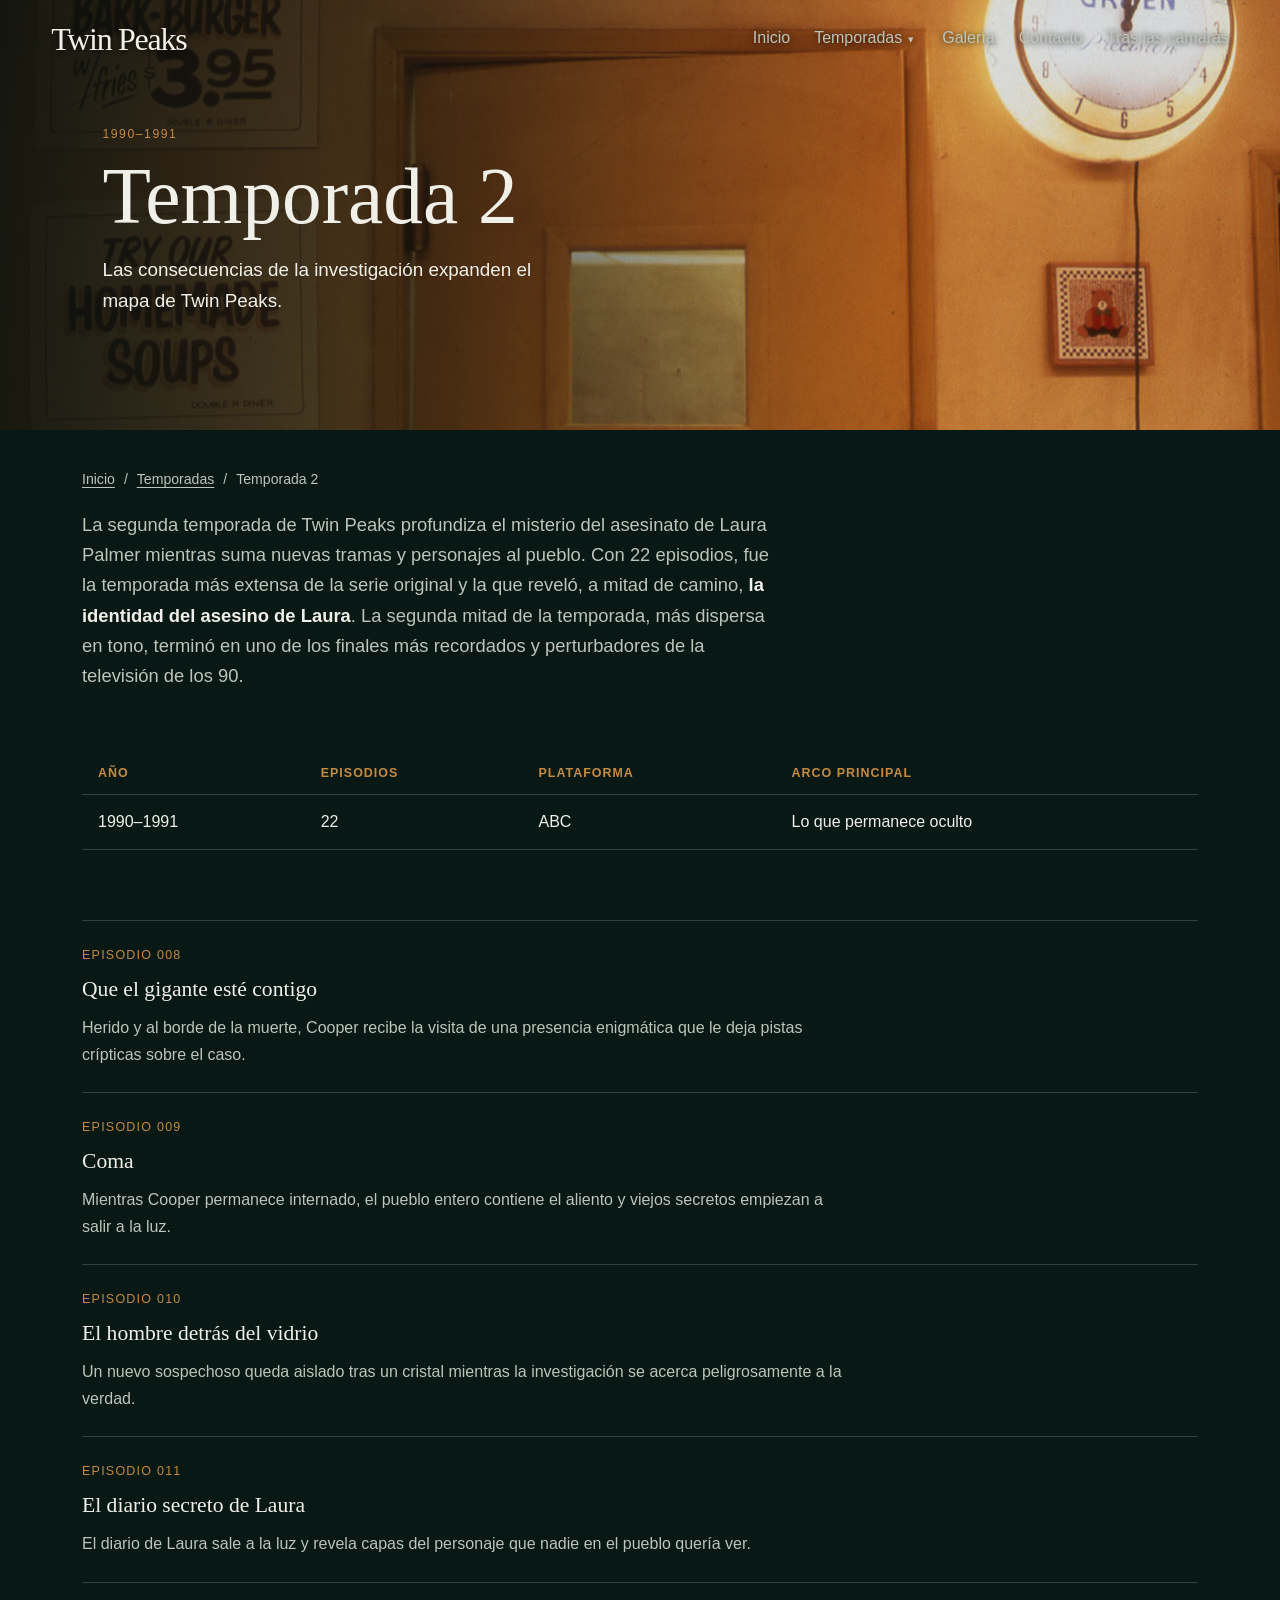
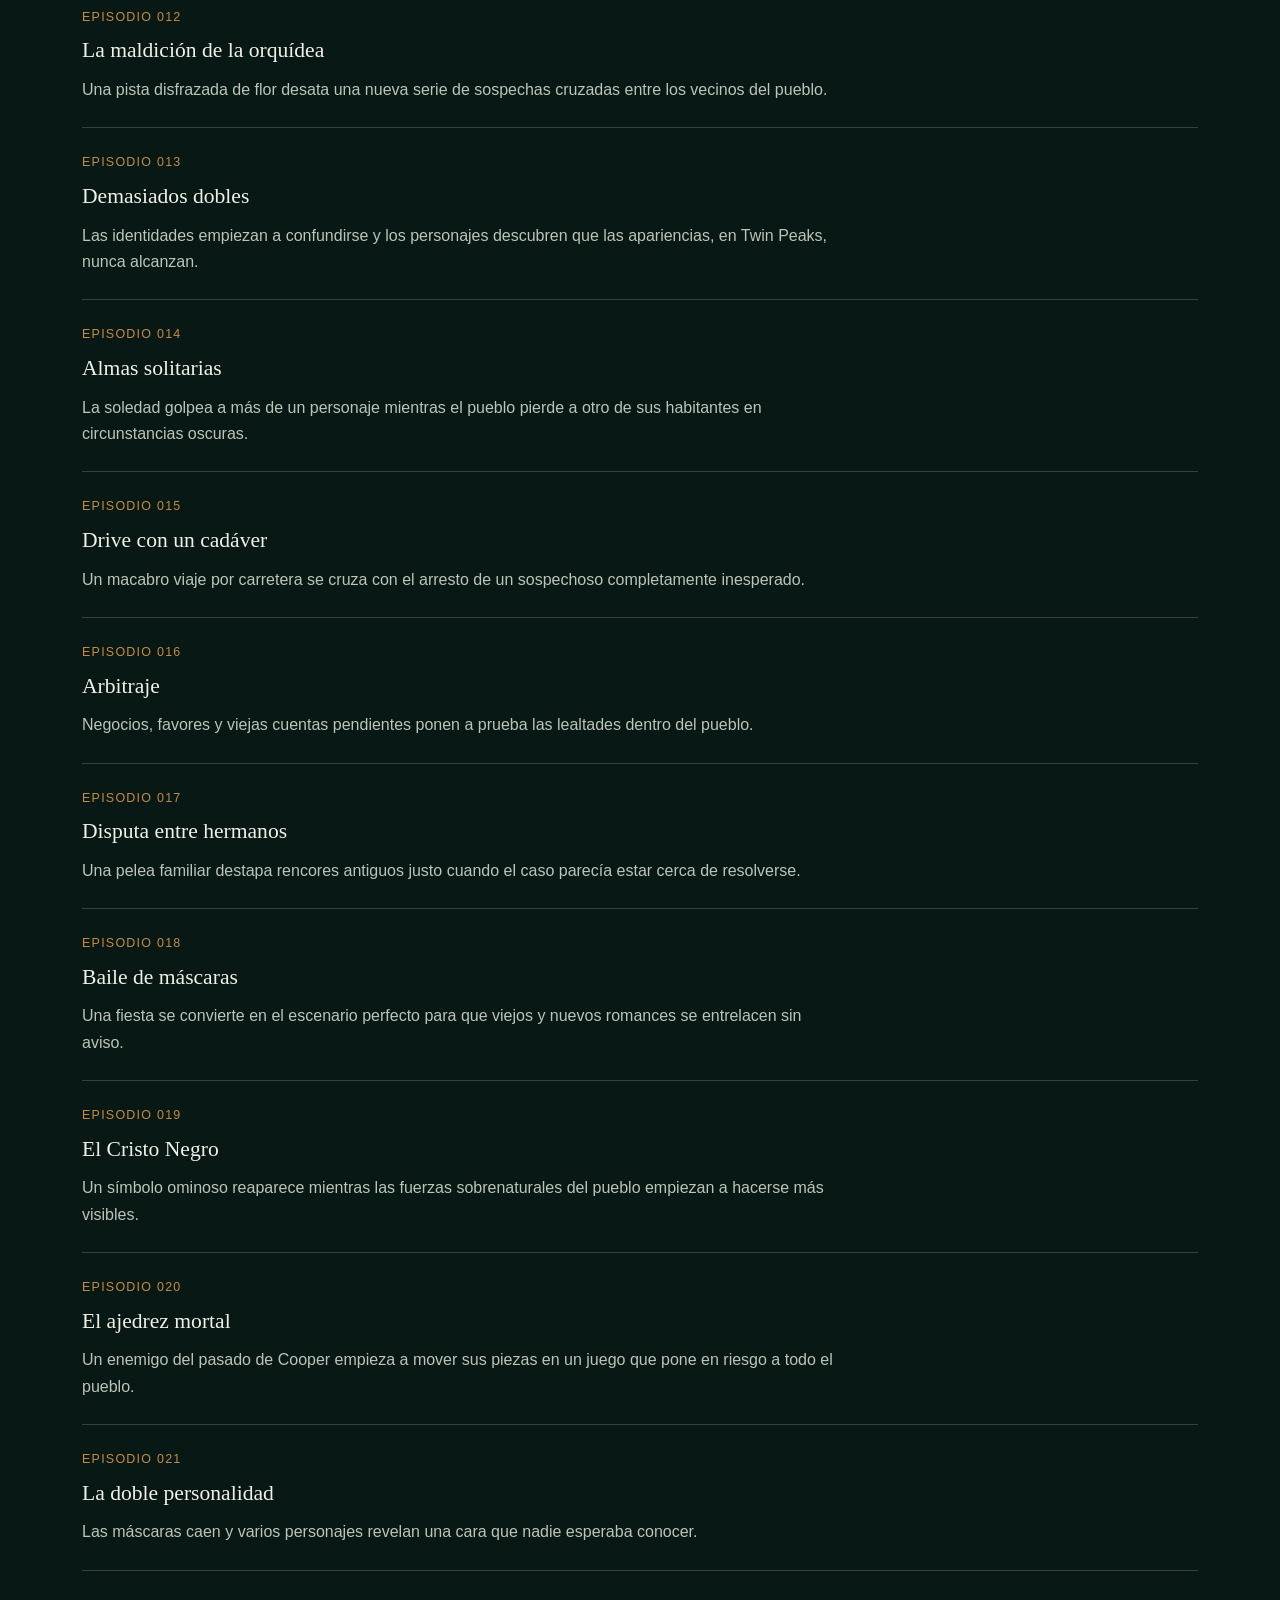
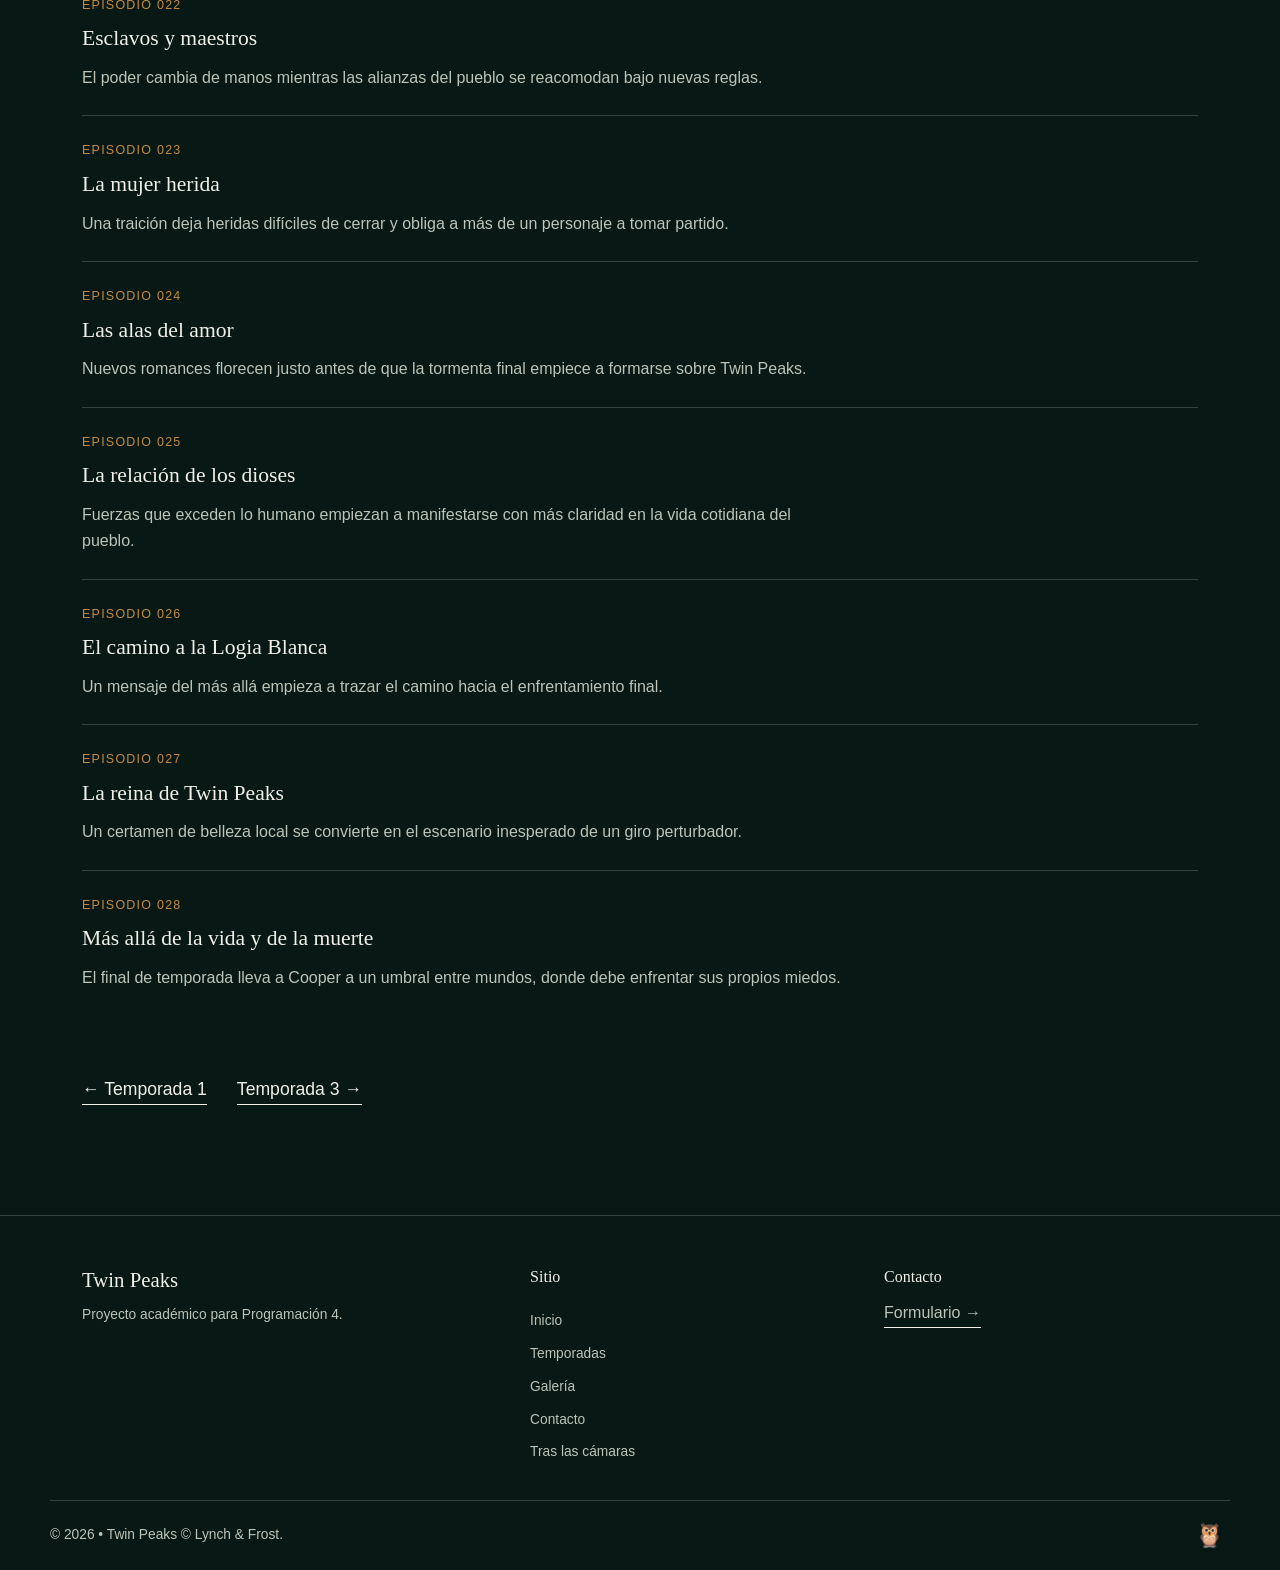
<file: temporada-2.html>
﻿<!doctype html>
<html lang="es">
<head>
  <meta charset="utf-8"><meta name="viewport" content="width=device-width, initial-scale=1">
  <title>Twin Peaks — Temporada 2</title><meta name="description" content="Temporada 2 (1990-1991): 22 episodios, expansión y oscuridad.">
  <link rel="stylesheet" href="css/styles.css">
</head>
<body>
  <header class="site-header"><a class="brand" href="index.html">Twin Peaks</a><nav aria-label="Navegación principal">
    <a href="index.html">Inicio</a>
    <div class="nav-item has-submenu"><a href="temporadas.html">Temporadas</a><button class="nav-toggle" type="button" aria-expanded="false"><span class="nav-caret">▾</span></button>
      <ul class="nav-submenu"><li><a href="temporada-1.html">Temporada 1</a></li><li><a href="temporada-2.html" class="active">Temporada 2</a></li><li><a href="temporada-3.html">Temporada 3</a></li></ul>
    </div>
    <a href="galeria.html">Galería</a><a href="contacto.html">Contacto</a><a href="sobre-la-serie.html">Tras las cámaras</a>
  </nav></header>

  <main>
    <section class="hero hero-page" style="background:url(assets/images/temporadas/023-Double-R-Burgers-Soups.jpg) center/cover no-repeat;"><div class="hero-shade"></div><div class="hero-content"><p class="eyebrow">1990–1991</p><h1>Temporada 2</h1><p>Las consecuencias de la investigación expanden el mapa de Twin Peaks.</p></div></section>
    <section class="wrap page">
      <nav class="breadcrumb"><a href="index.html">Inicio</a><span>/</span><a href="temporadas.html">Temporadas</a><span>/</span><span>Temporada 2</span></nav>
      <p class="lead">La segunda temporada de Twin Peaks profundiza el misterio del asesinato de Laura Palmer mientras suma nuevas tramas y personajes al pueblo. Con 22 episodios, fue la temporada más extensa de la serie original y la que reveló, a mitad de camino, <strong>la identidad del asesino de Laura</strong>. La segunda mitad de la temporada, más dispersa en tono, terminó en uno de los finales más recordados y perturbadores de la televisión de los 90.</p>
      <div class="table-scroll"><table class="season-table"><thead><tr><th>Año</th><th>Episodios</th><th>Plataforma</th><th>Arco principal</th></tr></thead><tbody><tr><td>1990–1991</td><td>22</td><td>ABC</td><td>Lo que permanece oculto</td></tr></tbody></table></div>
      <ol class="episode-list" style="columns:2;column-gap:40px">
        <li><span class="ep-number">Episodio 008</span><h3>Que el gigante esté contigo</h3><p>Herido y al borde de la muerte, Cooper recibe la visita de una presencia enigmática que le deja pistas crípticas sobre el caso.</p></li>
        <li><span class="ep-number">Episodio 009</span><h3>Coma</h3><p>Mientras Cooper permanece internado, el pueblo entero contiene el aliento y viejos secretos empiezan a salir a la luz.</p></li>
        <li><span class="ep-number">Episodio 010</span><h3>El hombre detrás del vidrio</h3><p>Un nuevo sospechoso queda aislado tras un cristal mientras la investigación se acerca peligrosamente a la verdad.</p></li>
        <li><span class="ep-number">Episodio 011</span><h3>El diario secreto de Laura</h3><p>El diario de Laura sale a la luz y revela capas del personaje que nadie en el pueblo quería ver.</p></li>
        <li><span class="ep-number">Episodio 012</span><h3>La maldición de la orquídea</h3><p>Una pista disfrazada de flor desata una nueva serie de sospechas cruzadas entre los vecinos del pueblo.</p></li>
        <li><span class="ep-number">Episodio 013</span><h3>Demasiados dobles</h3><p>Las identidades empiezan a confundirse y los personajes descubren que las apariencias, en Twin Peaks, nunca alcanzan.</p></li>
        <li><span class="ep-number">Episodio 014</span><h3>Almas solitarias</h3><p>La soledad golpea a más de un personaje mientras el pueblo pierde a otro de sus habitantes en circunstancias oscuras.</p></li>
        <li><span class="ep-number">Episodio 015</span><h3>Drive con un cadáver</h3><p>Un macabro viaje por carretera se cruza con el arresto de un sospechoso completamente inesperado.</p></li>
        <li><span class="ep-number">Episodio 016</span><h3>Arbitraje</h3><p>Negocios, favores y viejas cuentas pendientes ponen a prueba las lealtades dentro del pueblo.</p></li>
        <li><span class="ep-number">Episodio 017</span><h3>Disputa entre hermanos</h3><p>Una pelea familiar destapa rencores antiguos justo cuando el caso parecía estar cerca de resolverse.</p></li>
        <li><span class="ep-number">Episodio 018</span><h3>Baile de máscaras</h3><p>Una fiesta se convierte en el escenario perfecto para que viejos y nuevos romances se entrelacen sin aviso.</p></li>
        <li><span class="ep-number">Episodio 019</span><h3>El Cristo Negro</h3><p>Un símbolo ominoso reaparece mientras las fuerzas sobrenaturales del pueblo empiezan a hacerse más visibles.</p></li>
        <li><span class="ep-number">Episodio 020</span><h3>El ajedrez mortal</h3><p>Un enemigo del pasado de Cooper empieza a mover sus piezas en un juego que pone en riesgo a todo el pueblo.</p></li>
        <li><span class="ep-number">Episodio 021</span><h3>La doble personalidad</h3><p>Las máscaras caen y varios personajes revelan una cara que nadie esperaba conocer.</p></li>
        <li><span class="ep-number">Episodio 022</span><h3>Esclavos y maestros</h3><p>El poder cambia de manos mientras las alianzas del pueblo se reacomodan bajo nuevas reglas.</p></li>
        <li><span class="ep-number">Episodio 023</span><h3>La mujer herida</h3><p>Una traición deja heridas difíciles de cerrar y obliga a más de un personaje a tomar partido.</p></li>
        <li><span class="ep-number">Episodio 024</span><h3>Las alas del amor</h3><p>Nuevos romances florecen justo antes de que la tormenta final empiece a formarse sobre Twin Peaks.</p></li>
        <li><span class="ep-number">Episodio 025</span><h3>La relación de los dioses</h3><p>Fuerzas que exceden lo humano empiezan a manifestarse con más claridad en la vida cotidiana del pueblo.</p></li>
        <li><span class="ep-number">Episodio 026</span><h3>El camino a la Logia Blanca</h3><p>Un mensaje del más allá empieza a trazar el camino hacia el enfrentamiento final.</p></li>
        <li><span class="ep-number">Episodio 027</span><h3>La reina de Twin Peaks</h3><p>Un certamen de belleza local se convierte en el escenario inesperado de un giro perturbador.</p></li>
        <li><span class="ep-number">Episodio 028</span><h3>Más allá de la vida y de la muerte</h3><p>El final de temporada lleva a Cooper a un umbral entre mundos, donde debe enfrentar sus propios miedos.</p></li>
      </ol>
      <div style="display:flex;gap:30px;margin-top:60px"><a href="temporada-1.html" class="text-link">← Temporada 1</a><a href="temporada-3.html" class="text-link">Temporada 3 →</a></div>
    </section>
  </main>
  <footer class="site-footer"><div class="wrap footer-grid"><div class="footer-about"><p class="footer-title">Twin Peaks</p><p>Proyecto académico para Programación 4.</p></div><nav class="footer-sitemap"><p class="footer-heading">Sitio</p><a href="index.html">Inicio</a><a href="temporadas.html">Temporadas</a><a href="galeria.html">Galería</a><a href="contacto.html">Contacto</a><a href="sobre-la-serie.html">Tras las cámaras</a></nav><div class="footer-contact"><p class="footer-heading">Contacto</p><a class="text-link" href="contacto.html">Formulario →</a></div></div><div class="wrap footer-bottom"><p>© 2026 • Twin Peaks © Lynch & Frost.</p><button class="owl-button">🦉</button></div></footer>
  <div class="owl-message" role="status" aria-live="polite"></div>
  <button class="totop-button">🌲</button>
  <script src="js/main.js"></script>
</body></html>
</file>
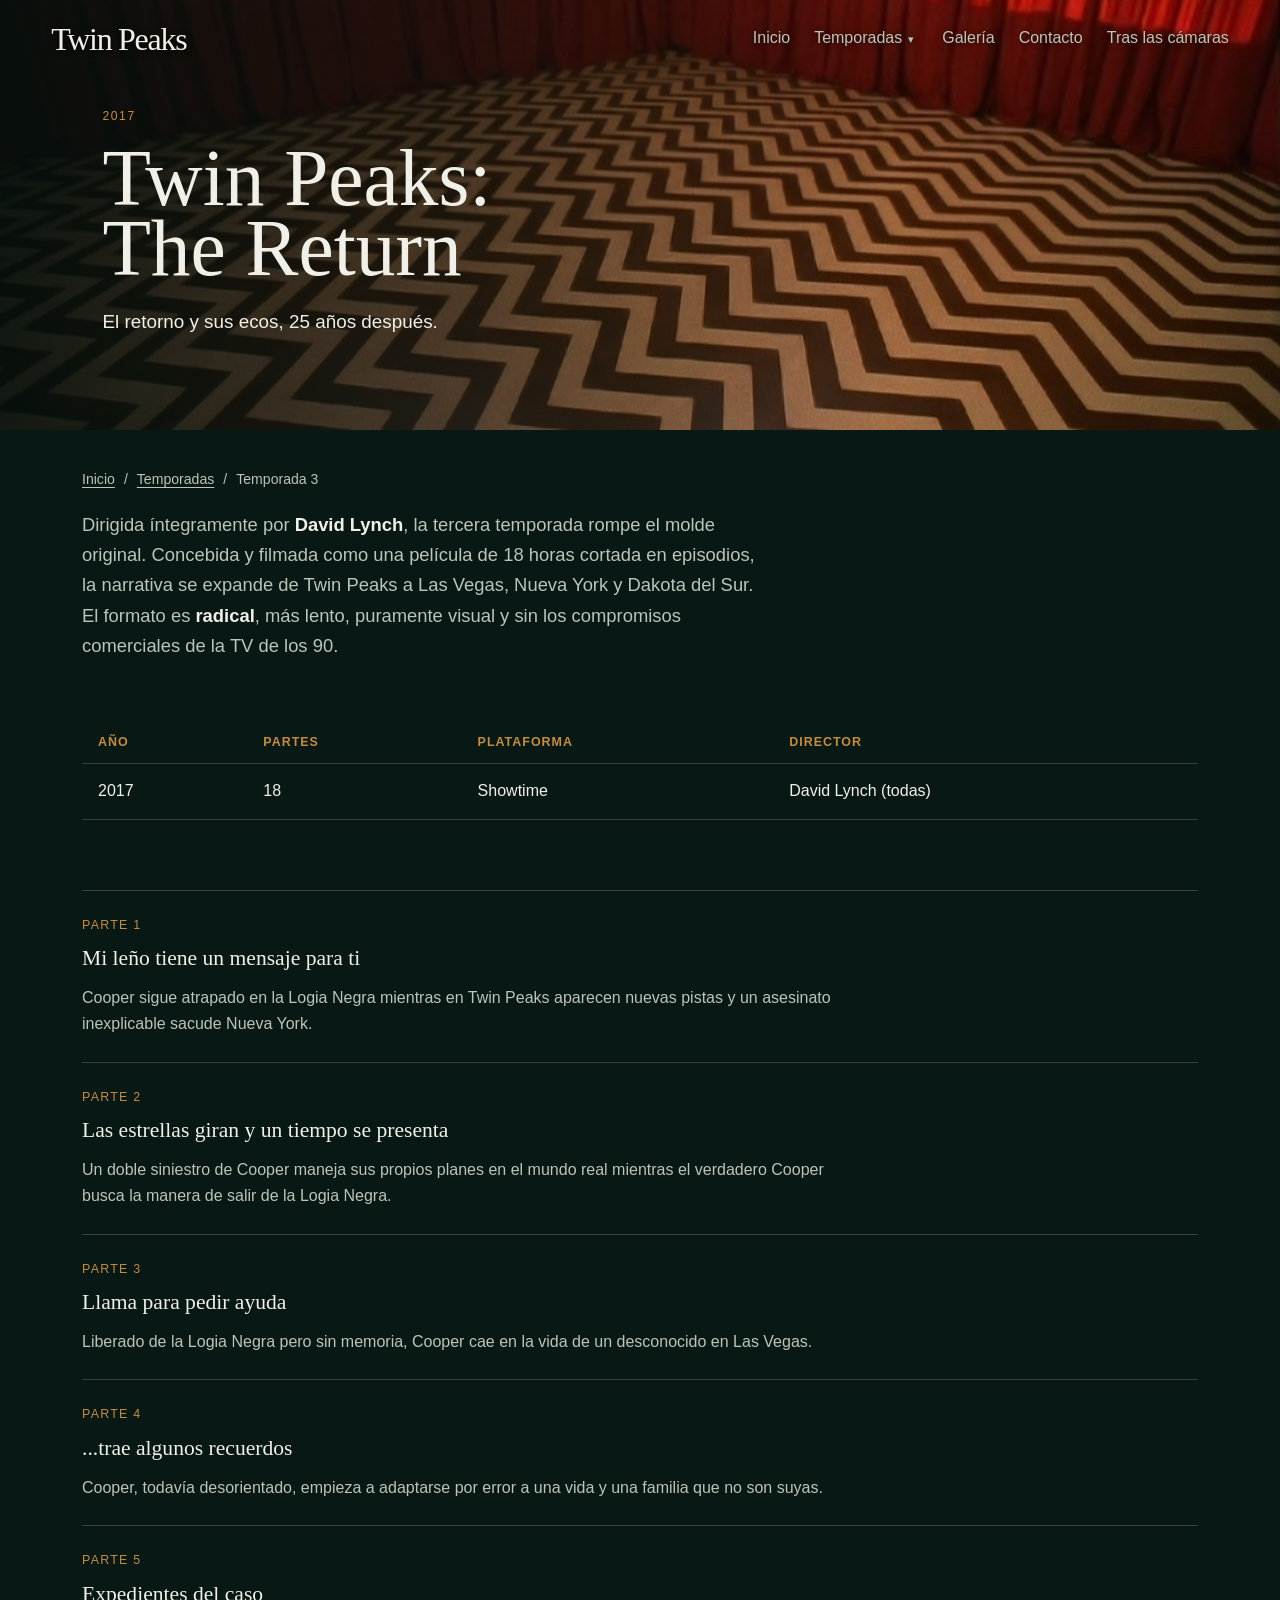
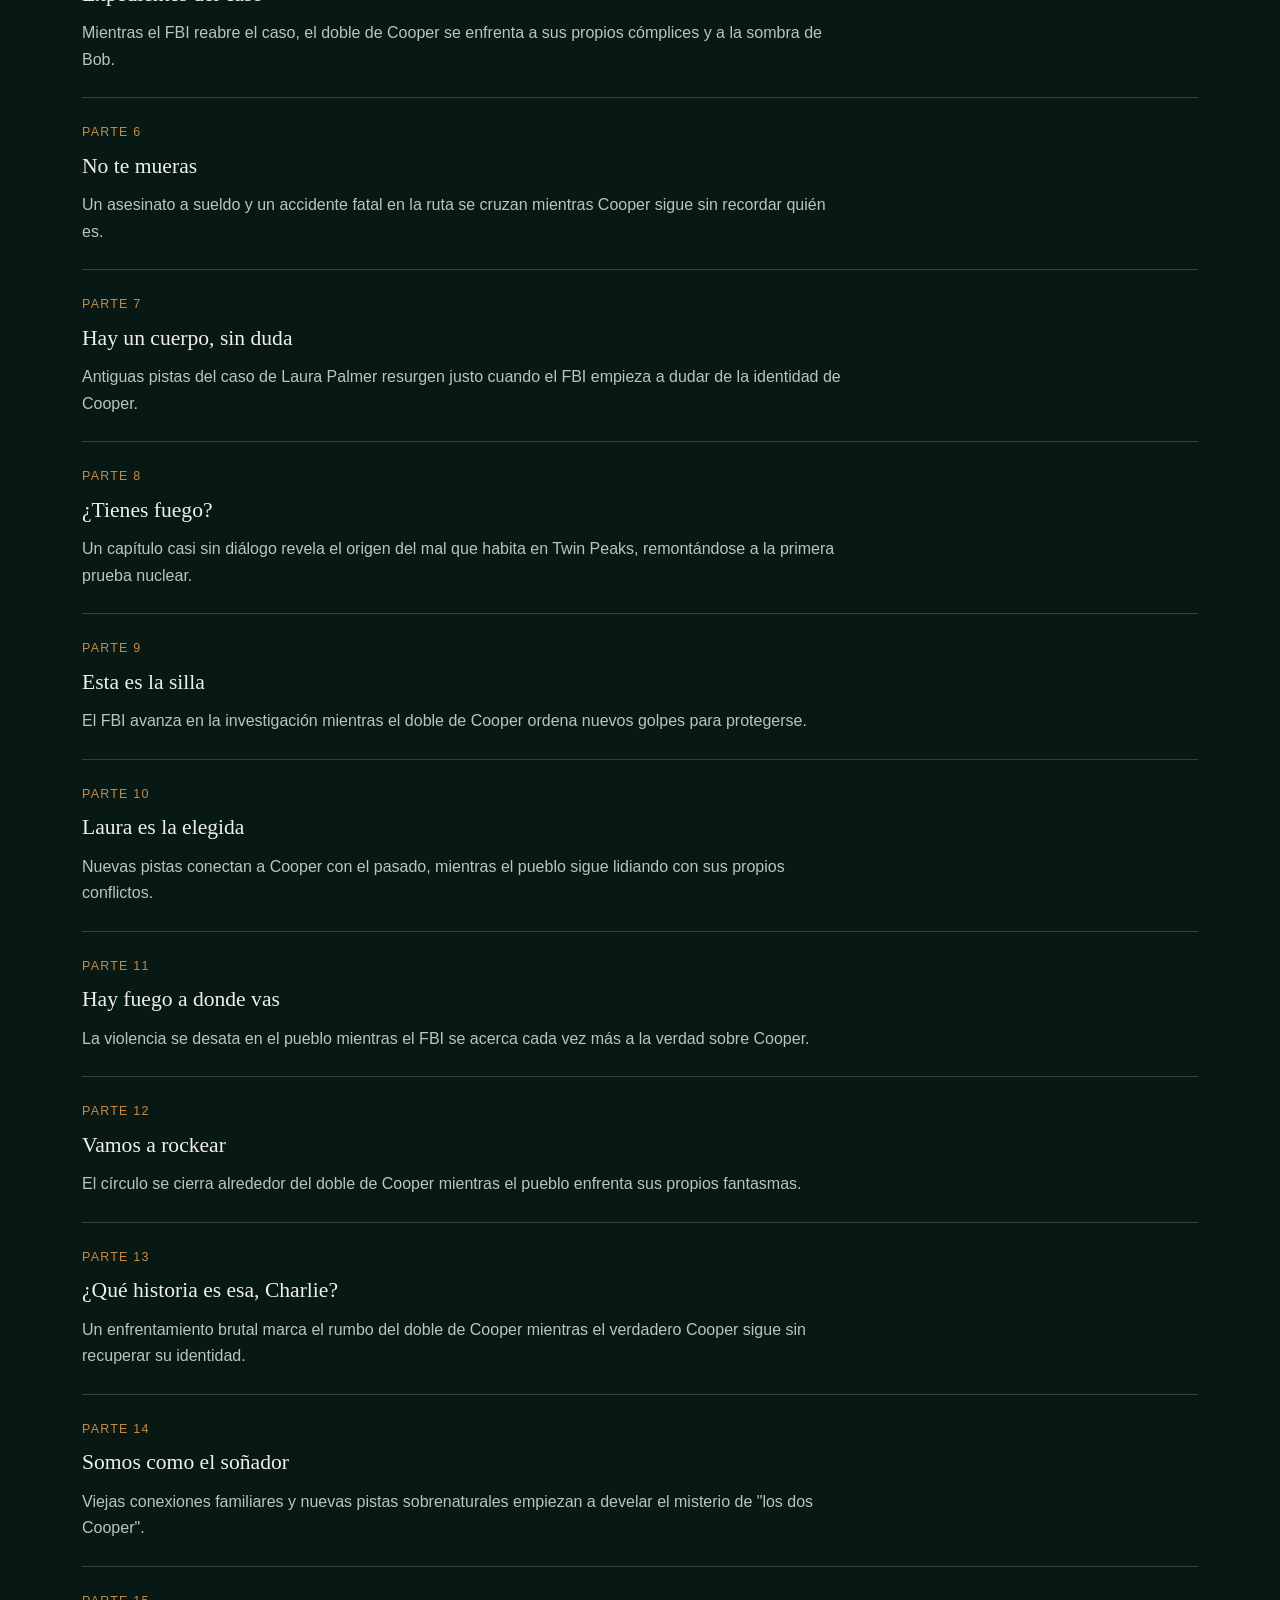
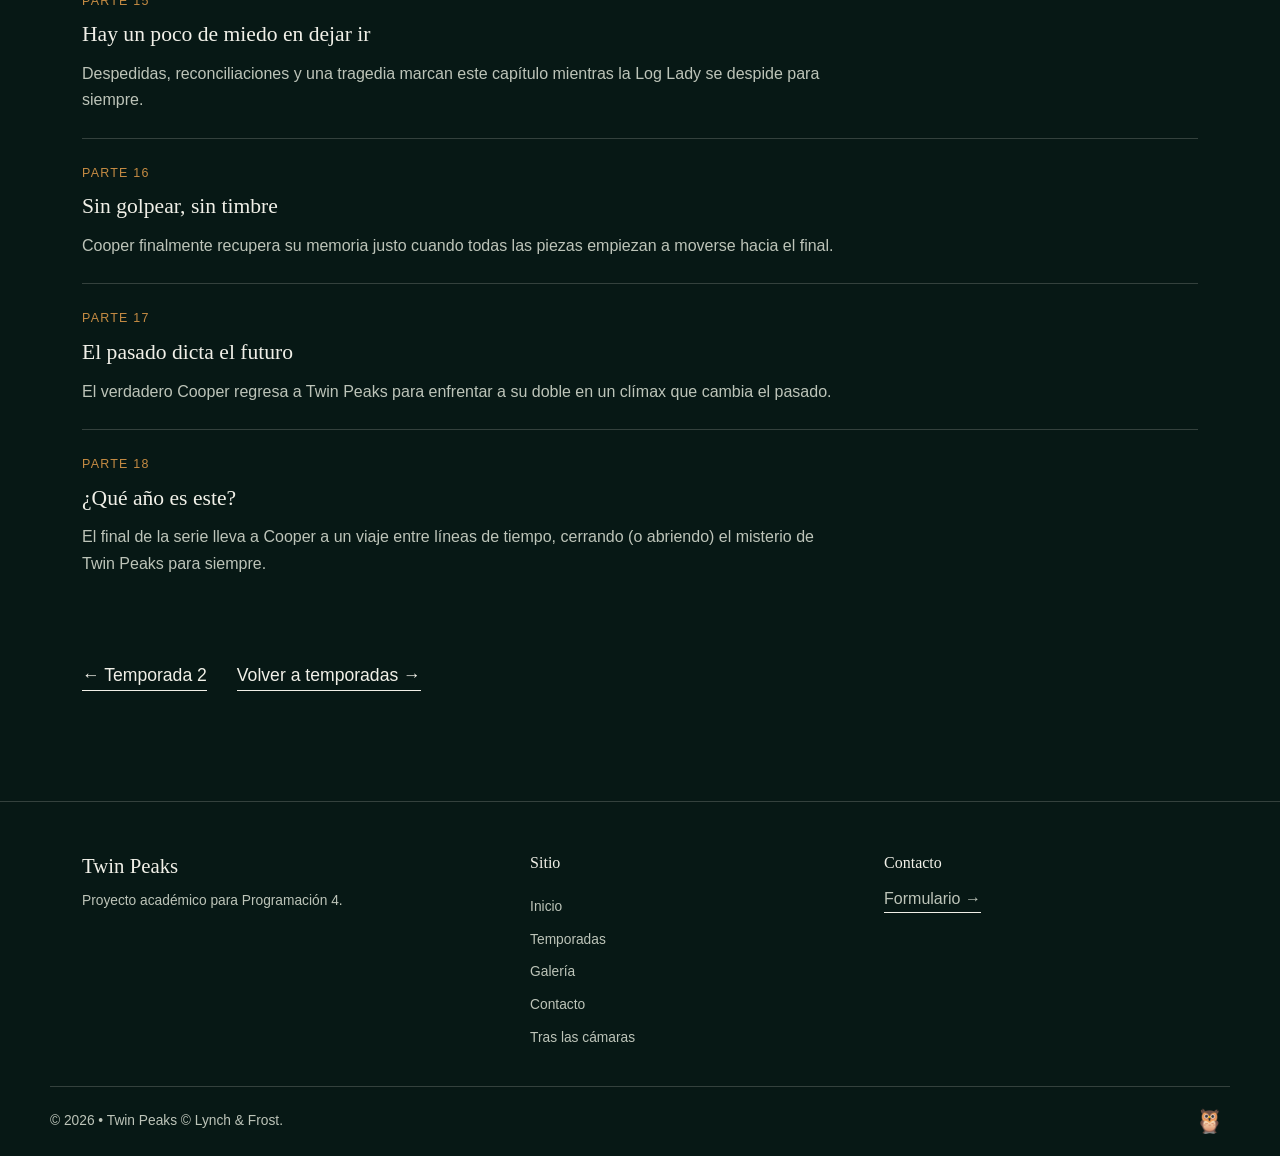
<file: temporada-3.html>
﻿<!doctype html>
<html lang="es">
<head>
  <meta charset="utf-8"><meta name="viewport" content="width=device-width, initial-scale=1">
  <title>Twin Peaks — Temporada 3: The Return</title><meta name="description" content="Twin Peaks: The Return (2017): 18 partes dirigidas por David Lynch, 25 años después.">
  <link rel="stylesheet" href="css/styles.css">
</head>
<body>
  <header class="site-header"><a class="brand" href="index.html">Twin Peaks</a><nav aria-label="Navegación principal">
    <a href="index.html">Inicio</a>
    <div class="nav-item has-submenu"><a href="temporadas.html">Temporadas</a><button class="nav-toggle" type="button" aria-expanded="false"><span class="nav-caret">▾</span></button>
      <ul class="nav-submenu"><li><a href="temporada-1.html">Temporada 1</a></li><li><a href="temporada-2.html">Temporada 2</a></li><li><a href="temporada-3.html" class="active">Temporada 3</a></li></ul>
    </div>
    <a href="galeria.html">Galería</a><a href="contacto.html">Contacto</a><a href="sobre-la-serie.html">Tras las cámaras</a>
  </nav></header>

  <main>
    <section class="hero hero-page" style="background:url(assets/images/temporadas/64-Red-Room-Empty.jpg) center/cover no-repeat;"><div class="hero-shade"></div><div class="hero-content"><p class="eyebrow">2017</p><h1>Twin Peaks: The Return</h1><p>El retorno y sus ecos, 25 años después.</p></div></section>
    <section class="wrap page">
      <nav class="breadcrumb"><a href="index.html">Inicio</a><span>/</span><a href="temporadas.html">Temporadas</a><span>/</span><span>Temporada 3</span></nav>
      <p class="lead">Dirigida íntegramente por <strong>David Lynch</strong>, la tercera temporada rompe el molde original. Concebida y filmada como una película de 18 horas cortada en episodios, la narrativa se expande de Twin Peaks a Las Vegas, Nueva York y Dakota del Sur. El formato es <strong>radical</strong>, más lento, puramente visual y sin los compromisos comerciales de la TV de los 90.</p>
      <div class="table-scroll"><table class="season-table"><thead><tr><th>Año</th><th>Partes</th><th>Plataforma</th><th>Director</th></tr></thead><tbody><tr><td>2017</td><td>18</td><td>Showtime</td><td>David Lynch (todas)</td></tr></tbody></table></div>
      <ol class="episode-list" style="columns:2;column-gap:40px">
        <li><span class="ep-number">Parte 1</span><h3>Mi leño tiene un mensaje para ti</h3><p>Cooper sigue atrapado en la Logia Negra mientras en Twin Peaks aparecen nuevas pistas y un asesinato inexplicable sacude Nueva York.</p></li>
        <li><span class="ep-number">Parte 2</span><h3>Las estrellas giran y un tiempo se presenta</h3><p>Un doble siniestro de Cooper maneja sus propios planes en el mundo real mientras el verdadero Cooper busca la manera de salir de la Logia Negra.</p></li>
        <li><span class="ep-number">Parte 3</span><h3>Llama para pedir ayuda</h3><p>Liberado de la Logia Negra pero sin memoria, Cooper cae en la vida de un desconocido en Las Vegas.</p></li>
        <li><span class="ep-number">Parte 4</span><h3>...trae algunos recuerdos</h3><p>Cooper, todavía desorientado, empieza a adaptarse por error a una vida y una familia que no son suyas.</p></li>
        <li><span class="ep-number">Parte 5</span><h3>Expedientes del caso</h3><p>Mientras el FBI reabre el caso, el doble de Cooper se enfrenta a sus propios cómplices y a la sombra de Bob.</p></li>
        <li><span class="ep-number">Parte 6</span><h3>No te mueras</h3><p>Un asesinato a sueldo y un accidente fatal en la ruta se cruzan mientras Cooper sigue sin recordar quién es.</p></li>
        <li><span class="ep-number">Parte 7</span><h3>Hay un cuerpo, sin duda</h3><p>Antiguas pistas del caso de Laura Palmer resurgen justo cuando el FBI empieza a dudar de la identidad de Cooper.</p></li>
        <li><span class="ep-number">Parte 8</span><h3>¿Tienes fuego?</h3><p>Un capítulo casi sin diálogo revela el origen del mal que habita en Twin Peaks, remontándose a la primera prueba nuclear.</p></li>
        <li><span class="ep-number">Parte 9</span><h3>Esta es la silla</h3><p>El FBI avanza en la investigación mientras el doble de Cooper ordena nuevos golpes para protegerse.</p></li>
        <li><span class="ep-number">Parte 10</span><h3>Laura es la elegida</h3><p>Nuevas pistas conectan a Cooper con el pasado, mientras el pueblo sigue lidiando con sus propios conflictos.</p></li>
        <li><span class="ep-number">Parte 11</span><h3>Hay fuego a donde vas</h3><p>La violencia se desata en el pueblo mientras el FBI se acerca cada vez más a la verdad sobre Cooper.</p></li>
        <li><span class="ep-number">Parte 12</span><h3>Vamos a rockear</h3><p>El círculo se cierra alrededor del doble de Cooper mientras el pueblo enfrenta sus propios fantasmas.</p></li>
        <li><span class="ep-number">Parte 13</span><h3>¿Qué historia es esa, Charlie?</h3><p>Un enfrentamiento brutal marca el rumbo del doble de Cooper mientras el verdadero Cooper sigue sin recuperar su identidad.</p></li>
        <li><span class="ep-number">Parte 14</span><h3>Somos como el soñador</h3><p>Viejas conexiones familiares y nuevas pistas sobrenaturales empiezan a develar el misterio de "los dos Cooper".</p></li>
        <li><span class="ep-number">Parte 15</span><h3>Hay un poco de miedo en dejar ir</h3><p>Despedidas, reconciliaciones y una tragedia marcan este capítulo mientras la Log Lady se despide para siempre.</p></li>
        <li><span class="ep-number">Parte 16</span><h3>Sin golpear, sin timbre</h3><p>Cooper finalmente recupera su memoria justo cuando todas las piezas empiezan a moverse hacia el final.</p></li>
        <li><span class="ep-number">Parte 17</span><h3>El pasado dicta el futuro</h3><p>El verdadero Cooper regresa a Twin Peaks para enfrentar a su doble en un clímax que cambia el pasado.</p></li>
        <li><span class="ep-number">Parte 18</span><h3>¿Qué año es este?</h3><p>El final de la serie lleva a Cooper a un viaje entre líneas de tiempo, cerrando (o abriendo) el misterio de Twin Peaks para siempre.</p></li>
      </ol>
      <div style="display:flex;gap:30px;margin-top:60px"><a href="temporada-2.html" class="text-link">← Temporada 2</a><a href="temporadas.html" class="text-link">Volver a temporadas →</a></div>
    </section>
  </main>
  <footer class="site-footer"><div class="wrap footer-grid"><div class="footer-about"><p class="footer-title">Twin Peaks</p><p>Proyecto académico para Programación 4.</p></div><nav class="footer-sitemap"><p class="footer-heading">Sitio</p><a href="index.html">Inicio</a><a href="temporadas.html">Temporadas</a><a href="galeria.html">Galería</a><a href="contacto.html">Contacto</a><a href="sobre-la-serie.html">Tras las cámaras</a></nav><div class="footer-contact"><p class="footer-heading">Contacto</p><a class="text-link" href="contacto.html">Formulario →</a></div></div><div class="wrap footer-bottom"><p>© 2026 • Twin Peaks © Lynch & Frost.</p><button class="owl-button">🦉</button></div></footer>
  <div class="owl-message" role="status" aria-live="polite"></div>
  <button class="totop-button">🌲</button>
  <script src="js/main.js"></script>
</body></html>
</file>
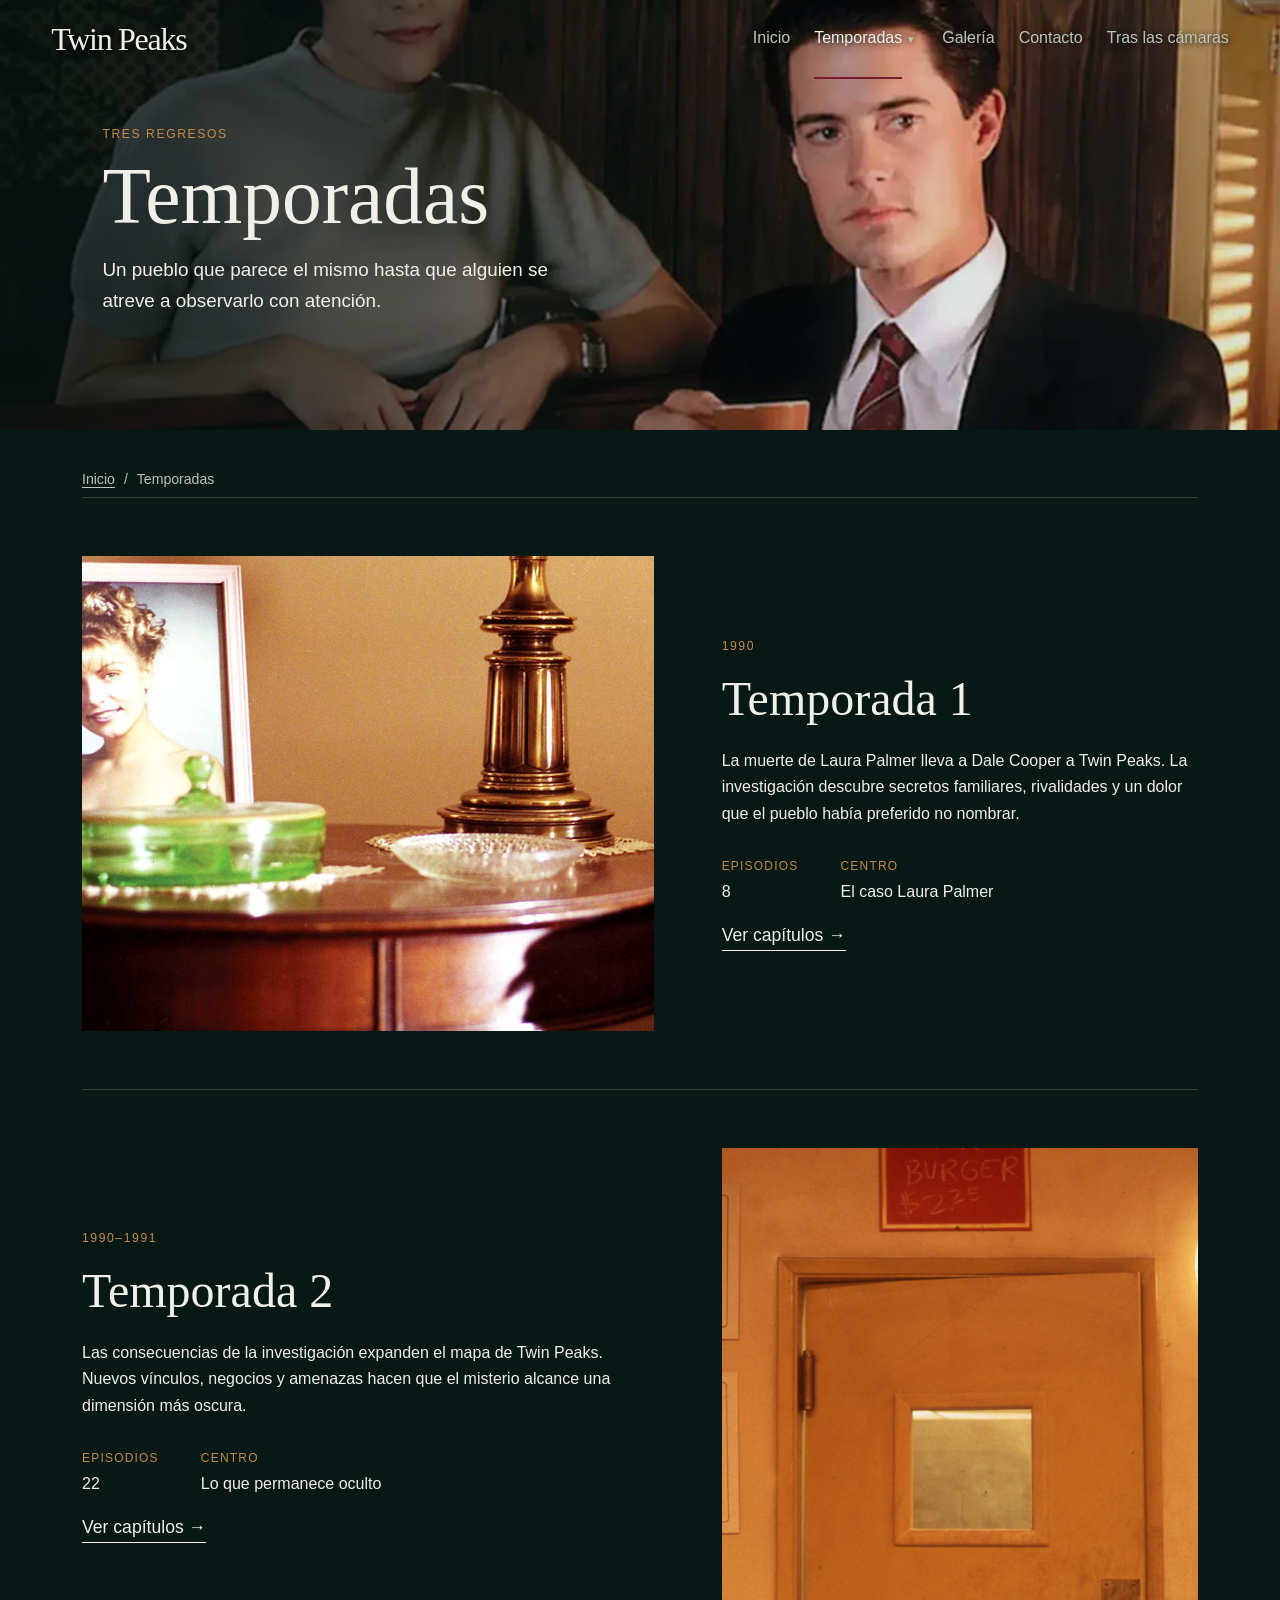
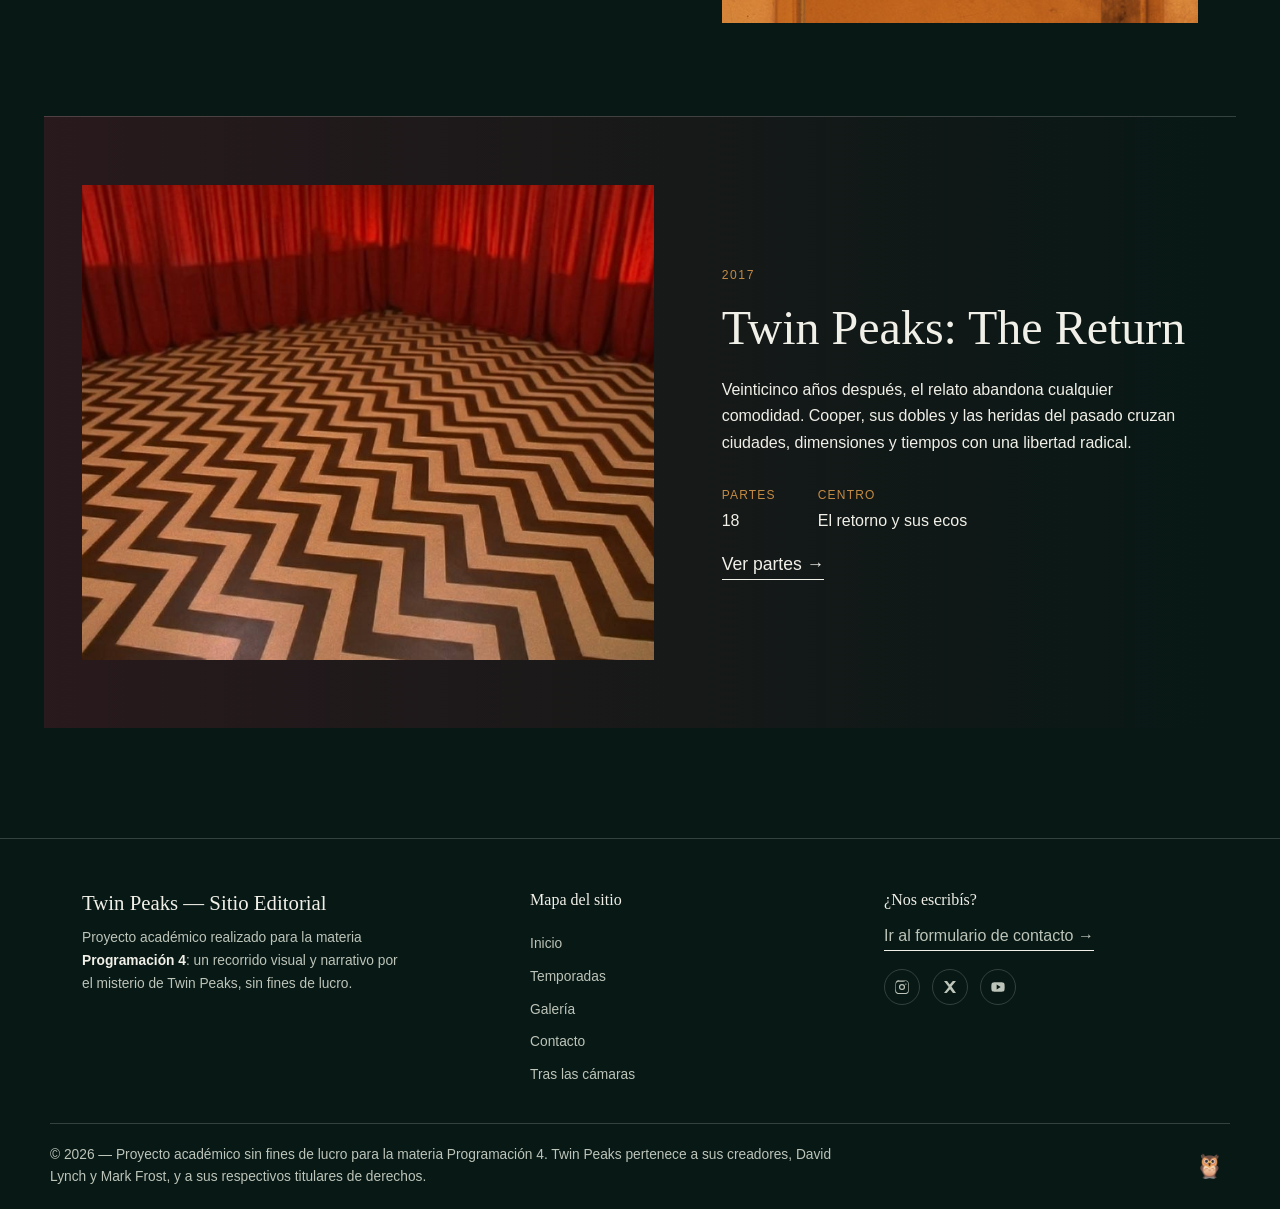
<file: temporadas.html>
<!doctype html>
<html lang="es">
<head>
  <meta charset="utf-8"><meta name="viewport" content="width=device-width, initial-scale=1">
  <title>Twin Peaks — Temporadas</title><meta name="description" content="Las tres etapas de Twin Peaks: investigación, expansión y retorno.">
  <link rel="stylesheet" href="css/styles.css">
</head>
<body>
  <header class="site-header"><a class="brand" href="index.html">Twin Peaks</a><nav aria-label="Navegación principal">
    <a href="index.html">Inicio</a>
    <div class="nav-item has-submenu"><a href="temporadas.html" class="active" aria-current="page">Temporadas</a><button class="nav-toggle" type="button" aria-expanded="false" aria-label="Mostrar submenú de Temporadas"><span class="nav-caret" aria-hidden="true">▾</span></button>
      <ul class="nav-submenu"><li><a href="temporada-1.html">Temporada 1</a></li><li><a href="temporada-2.html">Temporada 2</a></li><li><a href="temporada-3.html">Temporada 3</a></li></ul>
    </div>
    <a href="galeria.html">Galería</a><a href="contacto.html">Contacto</a><a href="sobre-la-serie.html">Tras las cámaras</a>
  </nav></header>
  <main>
    <section class="hero hero-page"><img src="assets/images/selección/twin-peaks-1-1200x675.webp" alt="Paisaje abierto de Twin Peaks" loading="eager"><div class="hero-shade"></div><div class="hero-content"><p class="eyebrow">Tres regresos</p><h1>Temporadas</h1><p>Un pueblo que parece el mismo hasta que alguien se atreve a observarlo con atención.</p></div></section>

    <div class="wrap page">
    <nav class="breadcrumb" aria-label="Migas de pan"><a href="index.html">Inicio</a><span>/</span><span aria-current="page">Temporadas</span></nav>

    <section class="season reveal"><img src="assets/images/temporadas/018-Laura-Photo.jpg" alt="Retrato de Laura Palmer en un portarretratos"><div><p class="year">1990</p><h2>Temporada 1</h2><p>La muerte de Laura Palmer lleva a Dale Cooper a Twin Peaks. La investigación descubre secretos familiares, rivalidades y un dolor que el pueblo había preferido no nombrar.</p><dl><div><dt>Episodios</dt><dd>8</dd></div><div><dt>Centro</dt><dd>El caso Laura Palmer</dd></div></dl><a class="text-link" href="temporada-1.html">Ver capítulos <span aria-hidden="true">→</span></a></div></section>

    <section class="season reveal"><div><p class="year">1990–1991</p><h2>Temporada 2</h2><p>Las consecuencias de la investigación expanden el mapa de Twin Peaks. Nuevos vínculos, negocios y amenazas hacen que el misterio alcance una dimensión más oscura.</p><dl><div><dt>Episodios</dt><dd>22</dd></div><div><dt>Centro</dt><dd>Lo que permanece oculto</dd></div></dl><a class="text-link" href="temporada-2.html">Ver capítulos <span aria-hidden="true">→</span></a></div><img src="assets/images/temporadas/023-Double-R-Burgers-Soups.jpg" alt="Comida servida en el Double R Diner"></section>

    <section class="season season-return reveal" id="the-return"><img src="assets/images/temporadas/64-Red-Room-Empty.jpg" alt="La Habitación Roja vacía con cortinas rojas"><div><p class="year">2017</p><h2>Twin Peaks: The Return</h2><p>Veinticinco años después, el relato abandona cualquier comodidad. Cooper, sus dobles y las heridas del pasado cruzan ciudades, dimensiones y tiempos con una libertad radical.</p><dl><div><dt>Partes</dt><dd>18</dd></div><div><dt>Centro</dt><dd>El retorno y sus ecos</dd></div></dl><a class="text-link" href="temporada-3.html">Ver partes <span aria-hidden="true">→</span></a></div><p class="return-whisper" aria-hidden="true">¿En qué año estamos?</p></section>
    </div>
  </main>
  <footer class="site-footer">
    <div class="wrap footer-grid">
      <div class="footer-about"><p class="footer-title">Twin Peaks — Sitio Editorial</p><p>Proyecto académico realizado para la materia <strong>Programación 4</strong>: un recorrido visual y narrativo por el misterio de Twin Peaks, sin fines de lucro.</p></div>
      <nav class="footer-sitemap" aria-label="Mapa del sitio"><p class="footer-heading">Mapa del sitio</p><a href="index.html">Inicio</a><a href="temporadas.html">Temporadas</a><a href="galeria.html">Galería</a><a href="contacto.html">Contacto</a><a href="sobre-la-serie.html">Tras las cámaras</a></nav>
      <div class="footer-contact"><p class="footer-heading">¿Nos escribís?</p><a class="text-link" href="contacto.html">Ir al formulario de contacto <span aria-hidden="true">→</span></a><div class="social-icons">
        <a href="#" class="social-icon" aria-label="Instagram"><svg viewBox="0 0 24 24"><path d="M12 2.2c3.2 0 3.58.01 4.85.07 1.17.06 1.97.24 2.43.42.6.24 1.03.52 1.48.97.45.45.73.88.97 1.48.18.46.36 1.26.42 2.43.06 1.27.07 1.65.07 4.85s-.01 3.58-.07 4.85c-.06 1.17-.24 1.97-.42 2.43-.24.6-.52 1.03-.97 1.48-.45.45-.88.73-1.48.97-.46.18-1.26.36-2.43.42-1.27.06-1.65.07-4.85.07s-3.58-.01-4.85-.07c-1.17-.06-1.97-.24-2.43-.42-.6-.24-1.03-.52-1.48-.97-.45-.45-.73-.88-.97-1.48-.18-.46-.36-1.26-.42-2.43C2.21 15.58 2.2 15.2 2.2 12s.01-3.58.07-4.85c.06-1.17.24-1.97.42-2.43.24-.6.52-1.03.97-1.48.45-.45.88-.73 1.48-.97.46-.18 1.26-.36 2.43-.42C8.42 2.21 8.8 2.2 12 2.2zm0 1.8c-3.14 0-3.5.01-4.74.07-1.02.05-1.57.21-1.94.36-.49.19-.84.42-1.2.79-.37.36-.6.71-.79 1.2-.15.37-.31.92-.36 1.94C3.01 8.5 3 8.86 3 12s.01 3.5.07 4.74c.05 1.02.21 1.57.36 1.94.19.49.42.84.79 1.2.36.37.71.6 1.2.79.37.15.92.31 1.94.36 1.24.06 1.6.07 4.74.07s3.5-.01 4.74-.07c1.02-.05 1.57-.21 1.94-.36.49-.19.84-.42 1.2-.79.37-.36.6-.71.79-1.2.15-.37.31-.92.36-1.94.06-1.24.07-1.6.07-4.74s-.01-3.5-.07-4.74c-.05-1.02-.21-1.57-.36-1.94-.19-.49-.42-.84-.79-1.2-.36-.37-.71-.6-1.2-.79-.37-.15-.92-.31-1.94-.36C15.5 4.01 15.14 4 12 4zm0 3.4a4.6 4.6 0 110 9.2 4.6 4.6 0 010-9.2zm0 1.8a2.8 2.8 0 100 5.6 2.8 2.8 0 000-5.6zm5.85-2.6a1.08 1.08 0 110 2.16 1.08 1.08 0 010-2.16z"/></svg></a>
        <a href="#" class="social-icon" aria-label="X"><svg viewBox="0 0 24 24"><path d="M3 3h4.6l4 5.4L16.2 3H21l-6.8 8.4L21 21h-4.6l-4.3-5.8L7 21H3l7.1-8.9L3 3z"/></svg></a>
        <a href="#" class="social-icon" aria-label="YouTube"><svg viewBox="0 0 24 24"><path d="M22 12s0-3.2-.4-4.7a3 3 0 00-2.1-2.1C17.9 4.8 12 4.8 12 4.8s-5.9 0-7.5.4A3 3 0 002.4 7.3C2 8.8 2 12 2 12s0 3.2.4 4.7a3 3 0 002.1 2.1c1.6.4 7.5.4 7.5.4s5.9 0 7.5-.4a3 3 0 002.1-2.1C22 15.2 22 12 22 12zm-12 3.6V8.4l6 3.6-6 3.6z"/></svg></a>
      </div></div>
    </div>
    <div class="wrap footer-bottom"><p>© 2026 — Proyecto académico sin fines de lucro para la materia Programación 4. Twin Peaks pertenece a sus creadores, David Lynch y Mark Frost, y a sus respectivos titulares de derechos.</p><button class="owl-button" type="button" aria-label="Activar una señal oculta">🦉</button></div>
  </footer>
  <div class="owl-message" role="status" aria-live="polite"></div>
  <button class="totop-button" type="button" aria-label="Volver arriba">🌲</button>
  <script src="js/main.js"></script>
</body></html>
</file>
<file: css/styles.css>
:root{--night:#071815;--pine:#103126;--mist:#f1f0e8;--muted:#bdc4b9;--cherry:#761d2d;--amber:#c58b43;--line:rgba(241,240,232,.19);--serif:Georgia,'Times New Roman',serif;--sans:Arial,Helvetica,sans-serif}
*{box-sizing:border-box}
html{scroll-behavior:smooth}
body{margin:0;background:var(--night);color:var(--mist);font:16px/1.65 var(--sans)}
@media(prefers-reduced-motion:reduce){*{animation-duration:.01ms!important;animation-iteration-count:1!important;transition-duration:.01ms!important}}
body.red-room{--night:#160d12;--pine:#31121d;background:#160d12}
a{color:inherit;text-decoration:none}
img{display:block;width:100%;object-fit:cover}
strong{color:var(--mist);font-weight:700}

/* header + nav + dropdown */
.site-header{height:80px;padding:0 max(4vw,32px);display:flex;align-items:center;justify-content:space-between;border-bottom:1px solid transparent;background:transparent;position:sticky;top:0;z-index:15;transition:background .25s ease,border-color .25s ease}
.site-header.scrolled{background:rgba(4,17,15,.97);border-bottom-color:var(--line)}
.site-header .brand,.site-header nav>a,.nav-item>a,.nav-toggle,.nav-caret{text-shadow:0 1px 6px rgba(0,0,0,.85)}
.brand,h1,h2,h3{font-family:var(--serif);font-weight:400}
.brand{font-size:2rem;letter-spacing:-.04em}
.site-header nav{display:flex;gap:24px;height:100%;align-items:center}
.site-header nav>a{height:100%;display:flex;align-items:center;color:var(--muted);border-bottom:2px solid transparent}
.site-header nav>a:hover,.site-header nav>a.active{color:var(--mist);border-color:var(--cherry)}
.nav-item{position:relative;height:100%;display:flex;align-items:center}
.nav-item>a{height:100%;display:flex;align-items:center;color:var(--muted);border-bottom:2px solid transparent}
.nav-item>a:hover,.nav-item>a.active{color:var(--mist);border-color:var(--cherry)}
.nav-toggle{border:0;background:transparent;color:var(--muted);cursor:pointer;height:100%;display:flex;align-items:center;padding:0 4px;font:inherit}
.nav-toggle:hover{color:var(--mist)}
.nav-caret{display:inline-block;margin-left:2px;font-size:.7rem;transition:transform .25s}
.nav-toggle[aria-expanded="true"] .nav-caret{transform:rotate(180deg)}
.nav-submenu{position:absolute;top:100%;left:0;min-width:230px;background:var(--pine);border:1px solid var(--line);border-top:2px solid var(--cherry);padding:8px;margin:0;list-style:none;display:none;flex-direction:column;gap:2px;z-index:5;box-shadow:0 18px 40px rgba(0,0,0,.45)}
.nav-submenu li{list-style:none}
.nav-item.has-submenu:hover .nav-submenu,.nav-toggle[aria-expanded="true"]+.nav-submenu{display:flex}
.nav-item.has-submenu:hover .nav-caret{transform:rotate(180deg)}
.nav-submenu a{padding:10px 12px;color:var(--muted);display:block}
.nav-submenu a:hover,.nav-submenu a.active{background:rgba(241,240,232,.06);color:var(--mist)}
a:focus-visible,button:focus-visible,input:focus-visible,textarea:focus-visible{outline:2px solid var(--amber);outline-offset:4px}

/* hero */
.hero{height:650px;position:relative;isolation:isolate;margin-top:-80px}
.hero-page{height:430px}
.hero>img,.hero-shade{position:absolute;inset:0;width:100%;height:100%}
.hero>img{object-position:center}
.hero-shade{background:linear-gradient(90deg,rgba(3,15,13,.88) 0%,rgba(3,15,13,.64) 34%,rgba(3,15,13,.12) 70%);z-index:1}
.hero-content{position:absolute;z-index:2;left:max(8vw,60px);top:50%;max-width:510px;transform:translateY(-48%)}
.eyebrow,.year{color:var(--amber);font-size:.76rem;letter-spacing:.13em;text-transform:uppercase}
.hero h1{font-size:clamp(4.8rem,9vw,8rem);line-height:.88;margin:20px 0 28px}
.hero-page h1{font-size:clamp(3.1rem,6.2vw,5.2rem);margin:18px 0 22px}
.hero p:not(.eyebrow){font-size:1.18rem;max-width:460px;margin:0 0 10px}
.actions{display:flex;gap:14px;margin-top:34px}
.button{border:1px solid var(--amber);background:var(--amber);padding:12px 20px;color:#111b17;font:600 .9rem var(--sans);cursor:pointer;transition:.2s}
.button:hover{background:#dfa55c;transform:translateY(-1px)}
.button-quiet{background:transparent;color:var(--mist);border-color:rgba(241,240,232,.55)}
.button-quiet:hover{background:rgba(241,240,232,.08)}

.wrap{max-width:1180px;margin:auto;padding-left:32px;padding-right:32px}

/* generic scroll-reveal */
.reveal{opacity:0;transform:translateY(24px);transition:opacity .6s ease,transform .6s ease}
.reveal.reveal-visible{opacity:1;transform:none}

.intro{padding-top:100px;padding-bottom:95px}
.intro h2,.section-heading h2,.lynch h2,.closing h2{font-size:3rem;line-height:1.15;margin:0 0 30px}
.split-copy{max-width:940px;display:grid;grid-template-columns:1fr 1fr;gap:75px;font-size:1.08rem}
.split-copy p{margin:0 0 18px}
.section-heading{display:flex;justify-content:space-between;align-items:end;margin-bottom:38px}
.section-heading p{color:var(--muted);margin:0}

.people{padding-bottom:110px}
.portrait-grid{display:grid;grid-template-columns:repeat(3,1fr);gap:40px 24px}
.portrait img{height:315px;filter:saturate(.68) brightness(.94);transition:filter .35s ease,transform .35s ease}
.portrait:hover img{filter:saturate(1.5) brightness(1.12);transform:scale(1.06)}
h3{font-size:1.55rem;margin:14px 0 2px}
.portrait p,.place-grid p{color:var(--muted);margin:0}

.places{padding:95px 0;background:var(--pine)}
.place-grid{display:grid;grid-template-columns:repeat(4,1fr);gap:22px}
.place-grid img{height:240px;filter:saturate(.68) brightness(.94);transition:filter .35s ease,transform .35s ease}
.place-grid article:hover img{filter:saturate(1.5) brightness(1.12);transform:scale(1.06)}
.map-block{display:grid;grid-template-columns:1.3fr 1fr;gap:40px;margin-top:56px;align-items:start}
.map-block iframe{width:100%;height:340px;border:1px solid var(--line)}
.map-copy p{margin:0 0 16px;color:var(--mist)}

.lynch{padding-top:95px;padding-bottom:95px;max-width:900px;margin-left:max(7vw,0px)}
.lynch p{font-size:1.16rem;margin:0 0 16px}
.lynch .text-link{display:inline-block;margin-top:6px}

.closing{padding:80px 0;background:var(--cherry)}
.closing h2{margin-bottom:16px}
.text-link{border-bottom:1px solid var(--mist);font-size:1.1rem}

/* footer */
.site-footer{border-top:1px solid var(--line);color:var(--muted);font-size:.86rem;padding-top:52px}
.footer-grid{display:grid;grid-template-columns:1.3fr 1fr 1fr;gap:40px;padding-bottom:36px}
.footer-heading{color:var(--mist);font:400 1rem var(--serif);margin:0 0 14px}
.footer-title{color:var(--mist);font:400 1.3rem var(--serif);margin:0 0 12px}
.footer-about p:last-child{margin:0;max-width:320px}
.footer-sitemap{display:flex;flex-direction:column;gap:10px}
.footer-sitemap a:hover{color:var(--mist)}
.footer-contact .text-link{display:inline-block;margin-bottom:18px;font-size:1rem}
.social-icons{display:flex;gap:12px}
.social-icon{width:36px;height:36px;border:1px solid var(--line);border-radius:50%;display:flex;align-items:center;justify-content:center;color:var(--muted)}
.social-icon:hover{color:var(--mist);border-color:var(--amber)}
.social-icon svg{width:16px;height:16px;fill:currentColor}
.footer-bottom{display:flex;align-items:center;justify-content:space-between;gap:20px;border-top:1px solid var(--line);padding:20px 0}
.footer-bottom p{margin:0;max-width:820px}
.owl-button{border:0;background:transparent;color:var(--mist);font-size:1.45rem;cursor:pointer}
.owl-message{position:fixed;z-index:12;left:50%;bottom:28px;transform:translate(-50%,100px);opacity:0;background:var(--cherry);padding:12px 19px;transition:.4s;box-shadow:0 10px 30px #000}
.owl-message.visible{transform:translate(-50%,0);opacity:1}
.totop-button{position:fixed;z-index:12;right:28px;bottom:28px;width:52px;height:52px;border-radius:50%;border:1px solid var(--line);background:var(--pine);color:var(--mist);font-size:1.3rem;cursor:pointer;opacity:0;transform:translateY(12px);pointer-events:none;transition:.3s;box-shadow:0 10px 24px rgba(0,0,0,.4)}
.totop-button.visible{opacity:1;transform:none;pointer-events:auto}

/* Easter eggs */
.red-room-overlay{position:fixed;z-index:25;inset:0;background:var(--cherry);display:none;align-items:center;justify-content:center;opacity:0}
.red-room-overlay.active{display:flex;animation:fadeInRedRoom .6s ease forwards}
.red-room-overlay-content{position:relative;text-align:center;z-index:2}
.red-room-overlay h2{font-size:4rem;margin:0;color:var(--mist);font-style:italic;animation:glitchIn .8s ease .3s forwards;opacity:0}
.red-room-overlay::before{content:'';position:absolute;inset:0;background-image:repeating-linear-gradient(0deg,rgba(255,255,255,.03) 0,rgba(255,255,255,.03) 1px,transparent 1px,transparent 8px);z-index:1}
.owl-spot{position:relative;overflow:hidden}
.owl-icon{position:absolute;bottom:10px;right:10px;font-size:1.3rem;opacity:0;transform:scale(.85);filter:drop-shadow(0 2px 4px rgba(0,0,0,.7));transition:opacity .25s ease,transform .25s ease;pointer-events:none}
.owl-spot:hover .owl-icon{opacity:.95;transform:scale(1.15)}
.owl-hint{position:absolute;inset:auto 0 0 0;padding:28px 14px 12px;background:linear-gradient(0deg,rgba(3,15,13,.9) 20%,transparent);color:var(--mist);font:italic .95rem var(--serif);text-align:right;opacity:0;transform:translateY(8px);transition:opacity .3s ease,transform .3s ease;pointer-events:none}
.owl-spot:hover .owl-hint{opacity:1;transform:translateY(0)}
@keyframes fadeInRedRoom{from{opacity:0}to{opacity:1}}
@keyframes glitchIn{0%{opacity:0;transform:translate(-4px,0)}50%{opacity:.8;transform:translate(2px,0)}100%{opacity:1;transform:none}}
.totop-button.visible{opacity:1;transform:none;pointer-events:auto}
.totop-button:hover{border-color:var(--amber)}

/* subpages */
.page{padding-top:38px;padding-bottom:110px}
.breadcrumb{display:flex;gap:9px;color:var(--muted);font-size:.88rem;margin-bottom:6px}
.breadcrumb a{text-decoration:underline;text-underline-offset:3px}
.lead{max-width:690px;font-size:1.15rem;color:var(--muted);margin-bottom:60px}

.table-scroll{overflow-x:auto;margin-bottom:70px}
.season-table{width:100%;border-collapse:collapse}
.season-table caption{text-align:left;color:var(--muted);margin-bottom:14px;font-size:.9rem}
.season-table th,.season-table td{border-bottom:1px solid var(--line);padding:14px 16px;text-align:left;white-space:nowrap}
.season-table th{color:var(--amber);font:600 .78rem var(--sans);text-transform:uppercase;letter-spacing:.08em}
.season-table td{font-size:1rem}

.season{display:grid;grid-template-columns:1.2fr 1fr;gap:68px;align-items:center;padding:58px 0;border-top:1px solid var(--line)}
.season>img{height:475px}
.season-one>img{height:570px}
.season h2{font-size:3rem;line-height:1.12;margin:6px 0 22px}
.season p{margin:0 0 16px}
.season dl{display:flex;gap:42px;margin:30px 0 0}
.season dt{color:var(--amber);font-size:.75rem;text-transform:uppercase;letter-spacing:.1em}
.season dd{margin:2px 0 0}
.season .text-link{display:inline-block;margin-top:16px}
.season-return{position:relative;background:linear-gradient(90deg,rgba(118,29,45,.3),transparent);padding:68px 38px;margin:35px -38px 0;overflow:hidden}
.season-return img{transition:filter 2s}
.season-return.awakened img{filter:brightness(.56)}
.return-whisper{position:absolute;bottom:36px;right:50px;margin:0;color:var(--mist);font:italic 1.35rem var(--serif);opacity:0;transition:opacity 2.4s}
.season-return.awakened .return-whisper{opacity:.92}

.season-nav{display:flex;justify-content:space-between;align-items:center;gap:20px;margin-bottom:28px}
.episode-list{list-style:none;margin:0 0 60px;padding:0;display:grid;gap:0}
.episode-list li{padding:24px 0;border-top:1px solid var(--line)}
.episode-list h3{margin:0 0 8px;font-size:1.35rem}
.episode-list .ep-number{color:var(--amber);font-size:.78rem;letter-spacing:.1em;text-transform:uppercase;display:block;margin-bottom:6px}
.episode-list p{margin:0;color:var(--muted);max-width:760px}

.production-grid{display:grid;grid-template-columns:1fr 1fr;gap:40px;margin-bottom:24px}
.production-grid p{margin:0 0 16px}
.fact-list{display:grid;gap:16px;padding:0;margin:0 0 60px;list-style:none}
.fact-list li{padding:18px 20px;background:var(--pine);border:1px solid var(--line)}
.fact-list strong{display:block;color:var(--amber);font-size:.78rem;text-transform:uppercase;letter-spacing:.08em;margin-bottom:6px}

.serie .page h2{font-size:2.4rem;line-height:1.15;color:var(--mist);margin:64px 0 22px;padding-bottom:14px;border-bottom:1px solid var(--line)}
.serie .production-grid h2{margin-top:0}
.serie .page > p,.serie .production-grid p,.serie .page section p{color:var(--muted)}

/* gallery */
.filters{display:flex;gap:10px;margin:-24px 0 37px;flex-wrap:wrap}
.filter{background:transparent;border:1px solid var(--line);color:var(--mist);padding:8px 14px;cursor:pointer;transition:.2s}
.filter.active,.filter:hover{background:var(--cherry);border-color:var(--cherry)}
.gallery-grid{display:grid;grid-template-columns:repeat(4,1fr);gap:15px}
.gallery-item{position:relative;border:0;padding:0;overflow:hidden;background:linear-gradient(100deg,#0d2822 0%,#1a4235 30%,#0d2822 60%);background-size:250% 100%;animation:shimmer 1.6s infinite linear;cursor:pointer;aspect-ratio:1/1}
.gallery-item.loaded{animation:none;background:#000}
.gallery-item img{width:100%;height:100%;object-fit:cover;opacity:0;transition:transform .4s,opacity .3s;display:block}
.gallery-item.loaded img{opacity:1}
.gallery-item:hover img{transform:scale(1.05)}
.gallery-item.loaded:hover img{opacity:.82}
.gallery-item.hidden{display:none}
@keyframes shimmer{0%{background-position:200% 0}100%{background-position:-50% 0}}

.modal{position:fixed;z-index:20;inset:0;background:rgba(0,0,0,.89);display:none;align-items:center;justify-content:center;padding:50px}
.modal.open{display:flex}
.modal figure{margin:0;max-width:min(1000px,90vw);max-height:90vh;position:relative}
.modal img{max-height:76vh;width:auto;max-width:100%;object-fit:contain}
.modal figcaption{padding:13px 3px;color:var(--mist);display:flex;justify-content:space-between;gap:20px}
.modal-counter{color:var(--muted);font-size:.85rem;white-space:nowrap}
.modal-close{position:absolute;right:28px;top:18px;border:0;background:transparent;color:white;font-size:2.8rem;cursor:pointer}
.modal-prev,.modal-next{position:absolute;top:50%;transform:translateY(-50%);border:0;background:rgba(0,0,0,.4);color:white;font-size:2.4rem;width:56px;height:56px;border-radius:50%;cursor:pointer}
.modal-prev{left:-70px}
.modal-next{right:-70px}
.modal-prev:hover,.modal-next:hover{background:rgba(241,240,232,.18)}

.contact{max-width:820px;margin-left:max(7vw,0px)}
form{display:grid;gap:22px;padding:37px;background:var(--pine);border:1px solid var(--line)}
label{display:grid;gap:7px;font-size:.9rem;color:var(--muted)}
input,textarea{width:100%;border:1px solid rgba(241,240,232,.35);background:#0a211b;color:var(--mist);padding:12px;font:1rem var(--sans)}
input::placeholder,textarea::placeholder{color:rgba(241,240,232,.4)}
.form-row{display:grid;grid-template-columns:1fr 1fr;gap:20px}
.field-error{color:#ffc1c8;margin:0;font-size:.86rem}
.form-status{min-height:1.5em;margin:0;color:#ffe0a8}
.contact-note{color:var(--muted);font-size:.9rem}

@media(max-width:760px){
  .site-header{padding:0 20px}
  .site-header nav{gap:12px}
  .nav-submenu{min-width:200px;left:auto;right:0}
  .hero-content{left:24px;max-width:82vw}
  .hero-page{height:340px}
  .actions{flex-wrap:wrap}
  .split-copy{grid-template-columns:1fr;gap:30px}
  .portrait-grid{grid-template-columns:repeat(2,1fr)}
  .place-grid{grid-template-columns:repeat(2,1fr)}
  .map-block{grid-template-columns:1fr}
  .season{grid-template-columns:1fr;gap:25px}
  .season>img,.season-one>img{height:280px}
  .season-return{padding:38px 20px;margin:35px -20px 0}
  .production-grid{grid-template-columns:1fr}
  .gallery-grid{grid-template-columns:repeat(2,1fr);gap:10px}
  .modal{padding:20px}
  .modal-prev,.modal-next{width:42px;height:42px;font-size:1.8rem}
  .modal-prev{left:6px}
  .modal-next{right:6px}
  .form-row{grid-template-columns:1fr}
  .footer-grid{grid-template-columns:1fr;gap:30px}
  .footer-bottom{flex-direction:column;align-items:flex-start;gap:14px}
}
</file>
